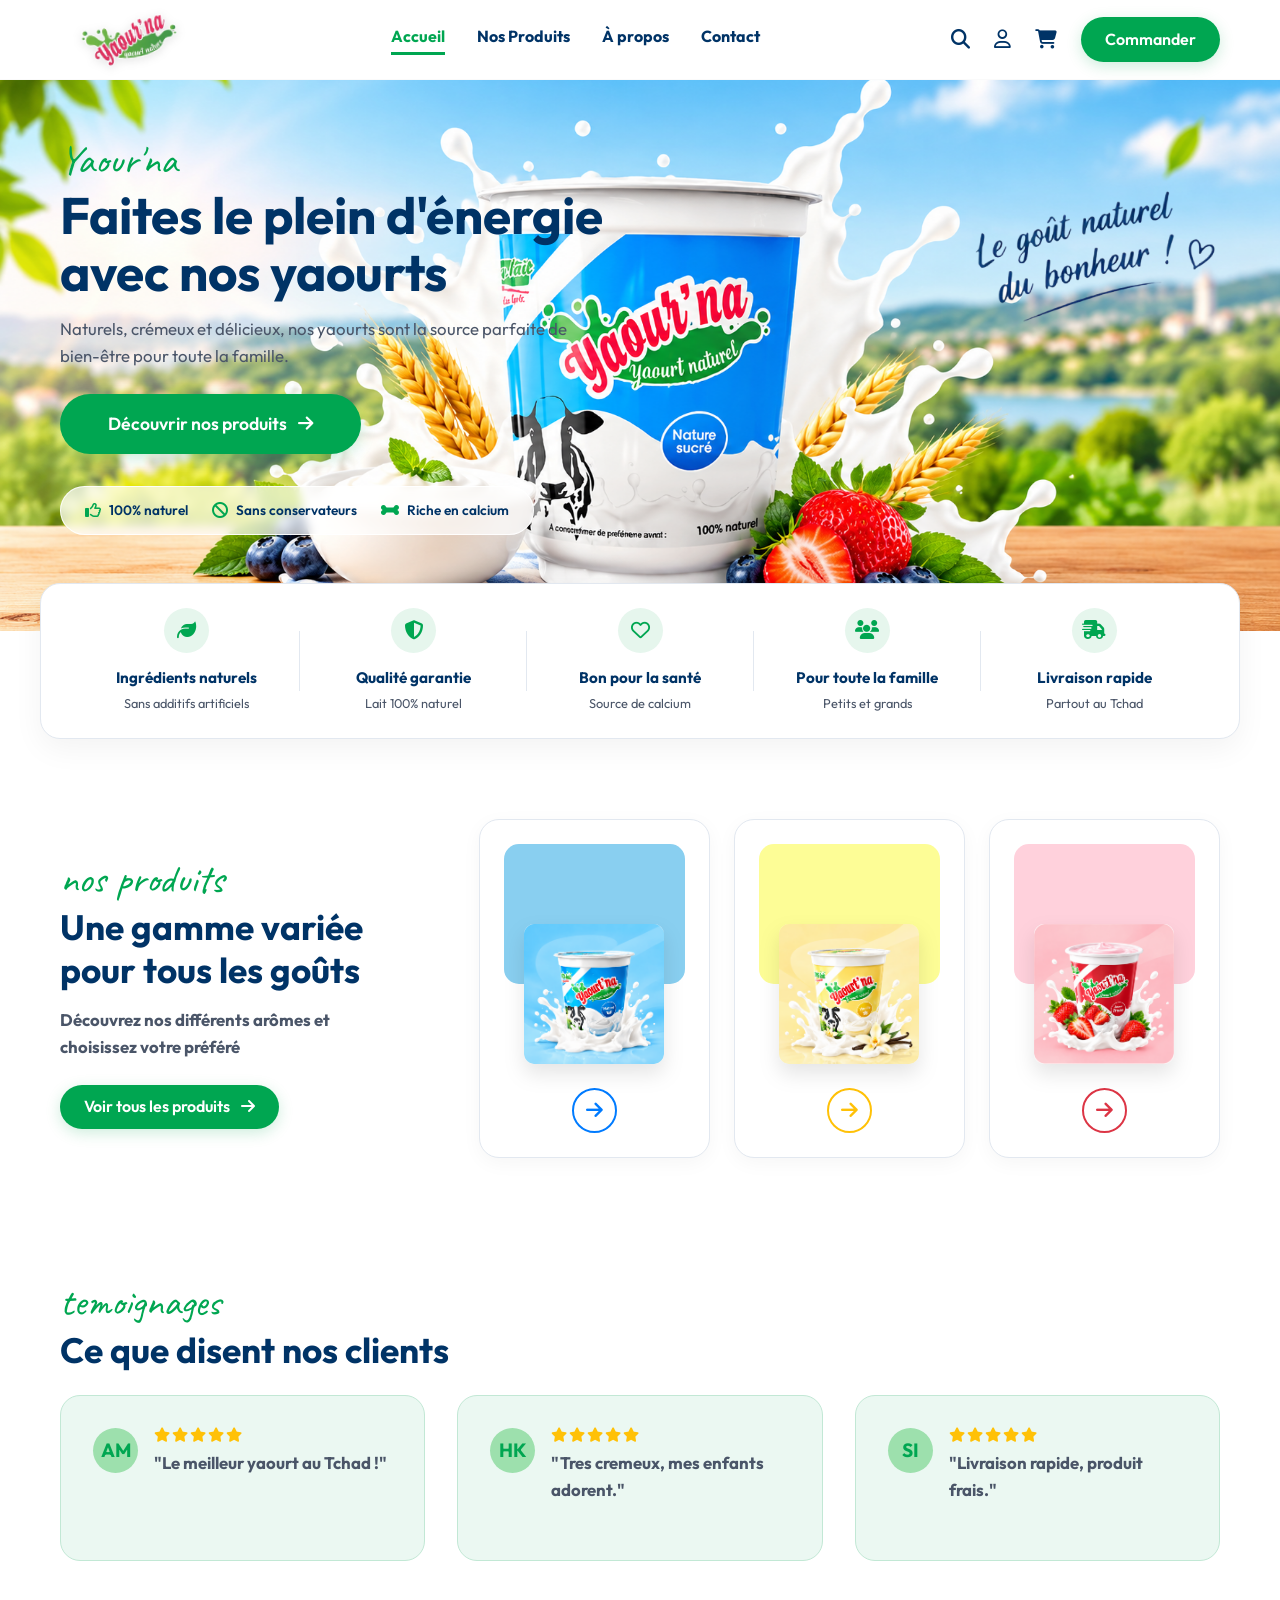
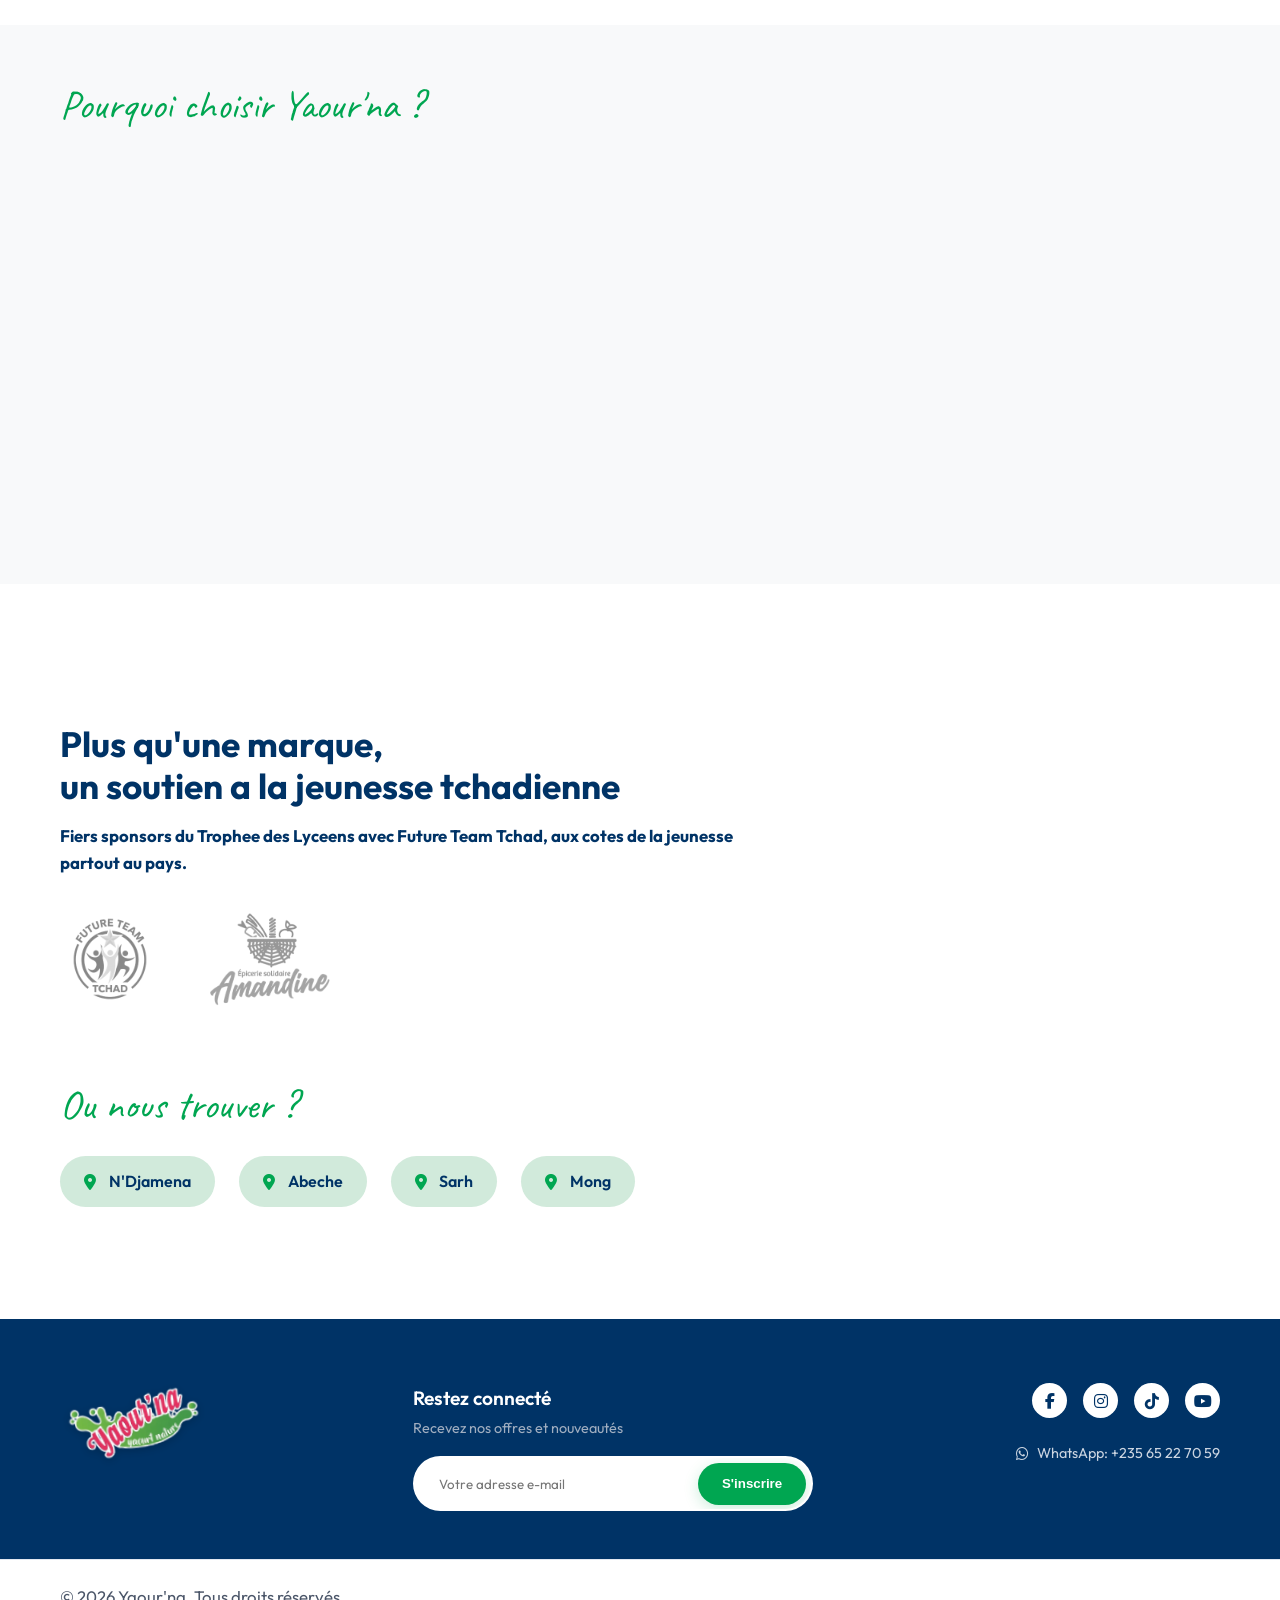
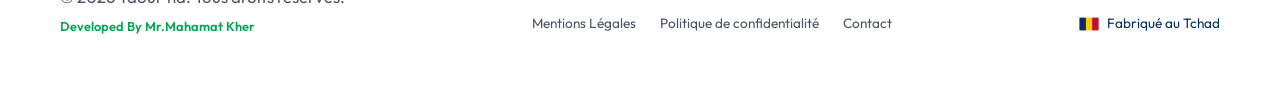
<file: index.html>
<!DOCTYPE html>
<html lang="fr">
<head>
    <meta charset="UTF-8">
    <meta name="viewport" content="width=device-width, initial-scale=1.0">
    <title>Yaour'na - Yaourt Naturel</title>
    <link rel="icon" type="image/png" href="images/logo_yaourt_na_transparent.png">
    <link rel="stylesheet" href="styles.css?v=2.0">
    <!-- Fonts -->
    <link rel="preconnect" href="https://fonts.googleapis.com">
    <link rel="preconnect" href="https://fonts.gstatic.com" crossorigin>
    <link href="https://fonts.googleapis.com/css2?family=Caveat:wght@700&family=Outfit:wght@400;600;700&display=swap" rel="stylesheet">
    <!-- FontAwesome -->
    <link rel="stylesheet" href="https://cdnjs.cloudflare.com/ajax/libs/font-awesome/6.4.0/css/all.min.css">
</head>
<body>
    <!-- Navbar -->
    <header class="navbar reveal-nav">
        <div class="container navbar-container">
            <div class="logo">
                <img src="images/logo_yaourt_na_transparent.png" alt="Yaour'na Logo" class="brand-logo">
            </div>
            <nav class="nav-links">
                <a href="index.html" class="active">Accueil</a>
                <a href="produits.html">Nos Produits</a>
                <a href="apropos.html">À propos</a>
                <a href="contact.html">Contact</a>
            </nav>
            <div class="nav-actions">
                <button aria-label="Recherche" style="background:none;border:none;"><i class="fa-solid fa-search"></i></button>
                <button aria-label="Profil" style="background:none;border:none;"><i class="fa-regular fa-user"></i></button>
                <button aria-label="Panier" style="background:none;border:none;"><i class="fa-solid fa-cart-shopping"></i></button>
                <a href="https://wa.me/23565227059?text=Bonjour%20Yaour'na%20!%20Je%20souhaite%20passer%20une%20commande." target="_blank" class="btn btn-primary btn-round">Commander</a>
                <button aria-label="Menu mobile" class="mobile-menu-toggle" style="background:none;border:none;"><i class="fa-solid fa-bars"></i></button>
            </div>
        </div>
    </header>

    <main>
        <!-- Hero Section -->
        <section class="hero">
            <div class="container hero-content">
                <div class="hero-text">
                    <span class="cursive-title reveal-hero">Yaour'na</span>
                    <h1 class="reveal-hero">Faites le plein d'énergie avec nos yaourts</h1>
                    <p class="reveal-hero">Naturels, crémeux et délicieux, nos yaourts sont la source parfaite de bien-être pour toute la famille.</p>
                    <a href="produits.html" class="btn btn-primary btn-large reveal-hero">Découvrir nos produits <i class="fa-solid fa-arrow-right" style="margin-left: 8px;"></i></a>
                    
                    <div class="hero-badges reveal-hero" style="transition-delay: 0.6s;">
                        <span class="badge-item"><i class="fa-regular fa-thumbs-up"></i> 100% naturel</span>
                        <span class="badge-item"><i class="fa-solid fa-ban"></i> Sans conservateurs</span>
                        <span class="badge-item"><i class="fa-solid fa-bone"></i> Riche en calcium</span>
                    </div>
                </div>
                <div class="hero-image reveal-hero">
                    <img src="images/text_slogan_bonheur.png" alt="Le gout naturel du bonheur" class="floating-text" style="width: 250px;">
                </div>
            </div>
        </section>

        <!-- Features Bar -->
        <div class="features-bar container">
            <div class="feature-item reveal delay-100">
                <div class="feature-icon"><i class="fa-solid fa-leaf"></i></div>
                <div class="feature-text">
                    <h4>Ingrédients naturels</h4>
                    <p>Sans additifs artificiels</p>
                </div>
            </div>
            <div class="feature-divider reveal delay-200"></div>
            <div class="feature-item reveal delay-200">
                <div class="feature-icon"><i class="fa-solid fa-shield-halved"></i></div>
                <div class="feature-text">
                    <h4>Qualité garantie</h4>
                    <p>Lait 100% naturel</p>
                </div>
            </div>
            <div class="feature-divider reveal delay-300"></div>
            <div class="feature-item reveal delay-300">
                <div class="feature-icon"><i class="fa-regular fa-heart"></i></div>
                <div class="feature-text">
                    <h4>Bon pour la santé</h4>
                    <p>Source de calcium</p>
                </div>
            </div>
            <div class="feature-divider reveal delay-400"></div>
            <div class="feature-item reveal delay-400">
                <div class="feature-icon"><i class="fa-solid fa-users"></i></div>
                <div class="feature-text">
                    <h4>Pour toute la famille</h4>
                    <p>Petits et grands</p>
                </div>
            </div>
            <div class="feature-divider reveal delay-500"></div>
            <div class="feature-item reveal delay-500">
                <div class="feature-icon"><i class="fa-solid fa-truck-fast"></i></div>
                <div class="feature-text">
                    <h4>Livraison rapide</h4>
                    <p>Partout au Tchad</p>
                </div>
            </div>
        </div>

        <!-- Products Section -->
        <section class="products container">
            <div class="products-intro reveal">
                <span class="cursive-title">nos produits</span>
                <h2>Une gamme variée<br>pour tous les goûts</h2>
                <p><strong>Découvrez nos différents arômes et<br>choisissez votre préféré</strong></p>
                <a href="produits.html" class="btn btn-primary">Voir tous les produits <i class="fa-solid fa-arrow-right" style="margin-left: 8px;"></i></a>
            </div>
            <div class="products-grid">
                <div class="product-card reveal delay-100">
                    <div class="product-img-bg blue-bg"></div>
                    <img src="images/yaourt_nature_splash.png" alt="Nature" class="product-img">
                    <a href="https://wa.me/23565227059?text=Bonjour%20Yaour'na%20!%20Je%20souhaite%20commander%20le%20Yaourt%20Nature." target="_blank" class="round-btn blue-btn" style="text-decoration:none;"><i class="fa-solid fa-arrow-right"></i></a>
                </div>
                <div class="product-card reveal delay-200">
                    <div class="product-img-bg yellow-bg"></div>
                    <img src="images/yaourt_vanille_splash.png" alt="Vanille" class="product-img">
                    <a href="https://wa.me/23565227059?text=Bonjour%20Yaour'na%20!%20Je%20souhaite%20commander%20le%20Yaourt%20Vanille." target="_blank" class="round-btn yellow-btn" style="text-decoration:none;"><i class="fa-solid fa-arrow-right"></i></a>
                </div>
                <div class="product-card reveal delay-300">
                    <div class="product-img-bg pink-bg"></div>
                    <img src="images/yaourt_fraise_splash.png" alt="Fraise" class="product-img">
                    <a href="https://wa.me/23565227059?text=Bonjour%20Yaour'na%20!%20Je%20souhaite%20commander%20le%20Yaourt%20Fraise." target="_blank" class="round-btn red-btn" style="text-decoration:none;"><i class="fa-solid fa-arrow-right"></i></a>
                </div>
            </div>
        </section>

        <!-- Testimonials Section -->
        <section class="testimonials container">
            <span class="cursive-title reveal">temoignages</span>
            <h2 class="reveal">Ce que disent nos clients</h2>
            <div class="testimonials-grid">
                <div class="testimonial-card reveal delay-100">
                    <div class="avatar green-avatar">AM</div>
                    <div class="testimonial-content">
                        <div class="stars">
                            <i class="fa-solid fa-star"></i><i class="fa-solid fa-star"></i><i class="fa-solid fa-star"></i><i class="fa-solid fa-star"></i><i class="fa-solid fa-star"></i>
                        </div>
                        <p><strong>"Le meilleur yaourt au Tchad !"</strong></p>
                    </div>
                </div>
                <div class="testimonial-card reveal delay-200">
                    <div class="avatar green-avatar">HK</div>
                    <div class="testimonial-content">
                        <div class="stars">
                            <i class="fa-solid fa-star"></i><i class="fa-solid fa-star"></i><i class="fa-solid fa-star"></i><i class="fa-solid fa-star"></i><i class="fa-solid fa-star"></i>
                        </div>
                        <p><strong>"Tres cremeux, mes enfants<br>adorent."</strong></p>
                    </div>
                </div>
                <div class="testimonial-card reveal delay-300">
                    <div class="avatar green-avatar">SI</div>
                    <div class="testimonial-content">
                        <div class="stars">
                            <i class="fa-solid fa-star"></i><i class="fa-solid fa-star"></i><i class="fa-solid fa-star"></i><i class="fa-solid fa-star"></i><i class="fa-solid fa-star"></i>
                        </div>
                        <p><strong>"Livraison rapide, produit frais."</strong></p>
                    </div>
                </div>
            </div>
        </section>

        <!-- Why Choose Us -->
        <section class="why-us">
            <div class="container why-us-wrapper">
                <div class="why-us-content">
                    <span class="cursive-title reveal">Pourquoi choisir Yaour'na ?</span>
                    <h2 class="reveal delay-100">Plus qu'un yaourt,<br>une expérience de bien-être</h2>
                    <div class="benefits-grid">
                        <div class="benefit-item reveal delay-100">
                            <div class="benefit-icon"><i class="fa-solid fa-table-cells-large"></i></div>
                            <h5>Ingrédients naturels</h5>
                            <p>Sans additifs artificiels</p>
                        </div>
                        <div class="benefit-item reveal delay-200">
                            <div class="benefit-icon"><i class="fa-solid fa-bone"></i></div>
                            <h5>Source de calcium</h5>
                            <p>pour des os solides</p>
                        </div>
                        <div class="benefit-item reveal delay-300">
                            <div class="benefit-icon"><i class="fa-solid fa-person-running"></i></div>
                            <h5>Facilite la digestion</h5>
                            <p>Avec des ferments naturels</p>
                        </div>
                        <div class="benefit-item reveal delay-400">
                            <div class="benefit-icon"><i class="fa-solid fa-leaf"></i></div>
                            <h5>Sans conservateurs</h5>
                            <p>100% naturel</p>
                        </div>
                    </div>
                </div>
                <div class="why-us-image reveal delay-300">
                    <img src="images/woman_eating_yogurt.png" alt="Woman eating yogurt" class="why-us-img">
                </div>
            </div>
        </section>

        <!-- Commitments Section -->
        <section class="commitments container">
            <span class="cursive-title reveal">nos engagements</span>
            <h2 class="reveal delay-100">Plus qu'une marque,<br>un soutien a la jeunesse tchadienne</h2>
            <p class="reveal delay-200"><strong>Fiers sponsors du Trophee des Lyceens avec Future Team Tchad, aux cotes de la jeunesse partout au pays.</strong></p>
            <div class="sponsors reveal delay-300">
                <img src="images/logo_future_team_transparent.png" alt="Future Team Tchad" style="height: 100px;">
                <img src="images/logo_amandine_transparent.png" alt="Amandine Epicerie Solidaire" style="height: 100px;">
            </div>
        </section>

        <!-- Locations -->
        <section class="locations container">
            <span class="cursive-title reveal">Ou nous trouver ?</span>
            <div class="locations-flex">
                <div class="location-pill reveal delay-100"><i class="fa-solid fa-location-dot"></i> N'Djamena</div>
                <div class="location-pill reveal delay-200"><i class="fa-solid fa-location-dot"></i> Abeche</div>
                <div class="location-pill reveal delay-300"><i class="fa-solid fa-location-dot"></i> Sarh</div>
                <div class="location-pill reveal delay-400"><i class="fa-solid fa-location-dot"></i> Mong</div>
            </div>
        </section>
    </main>

    <!-- Footer Section -->
    <footer class="footer">
        <div class="container footer-top">
            <div class="footer-logo">
                <img src="images/logo_yaourt_na_transparent.png" alt="Yaour'na Logo" style="width: 150px; filter: drop-shadow(0 2px 5px rgba(0,0,0,0.2));">
            </div>
            <div class="footer-newsletter">
                <h4>Restez connecté</h4>
                <p>Recevez nos offres et nouveautés</p>
                <form action="https://formsubmit.co/mahamatkher6@gmail.com" method="POST" class="newsletter-form">
                    <input type="hidden" name="_subject" value="Nouvelle inscription Newsletter Yaour'na !">
                    <label for="newsletter-email" style="display:none;">Votre adresse e-mail</label>
                    <input type="email" id="newsletter-email" name="email" placeholder="Votre adresse e-mail" aria-label="Votre adresse e-mail" required>
                    <button type="submit" class="btn btn-primary">S'inscrire</button>
                </form>
            </div>
            <div class="footer-social">
                <div class="social-icons">
                    <i class="fa-brands fa-facebook-f"></i>
                    <i class="fa-brands fa-instagram"></i>
                    <i class="fa-brands fa-tiktok"></i>
                    <i class="fa-brands fa-youtube"></i>
                </div>
                <div class="service-client">
                    <i class="fa-brands fa-whatsapp"></i> WhatsApp: +235 65 22 70 59
                </div>
            </div>
        </div>
        <div class="footer-bottom">
            <div class="container footer-bottom-flex">
                <p>&copy; 2026 Yaour'na. Tous droits réservés.<br><span style="font-size: 0.8rem; color: var(--primary-green); font-weight: 600; margin-top: 5px; display: inline-block;">Developed By Mr.Mahamat Kher</span></p>
                <div class="footer-links">
                    <a href="#">Mentions Légales</a>
                    <a href="#">Politique de confidentialité</a>
                    <a href="contact.html">Contact</a>
                </div>
                <div class="footer-country">
                    <img src="images/icon_flag.png" alt="Tchad" style="width: 20px;"> Fabriqué au Tchad
                </div>
            </div>
        </div>
    </footer>

    <script src="script.js?v=2.0"></script>
</body>
</html>
</file>
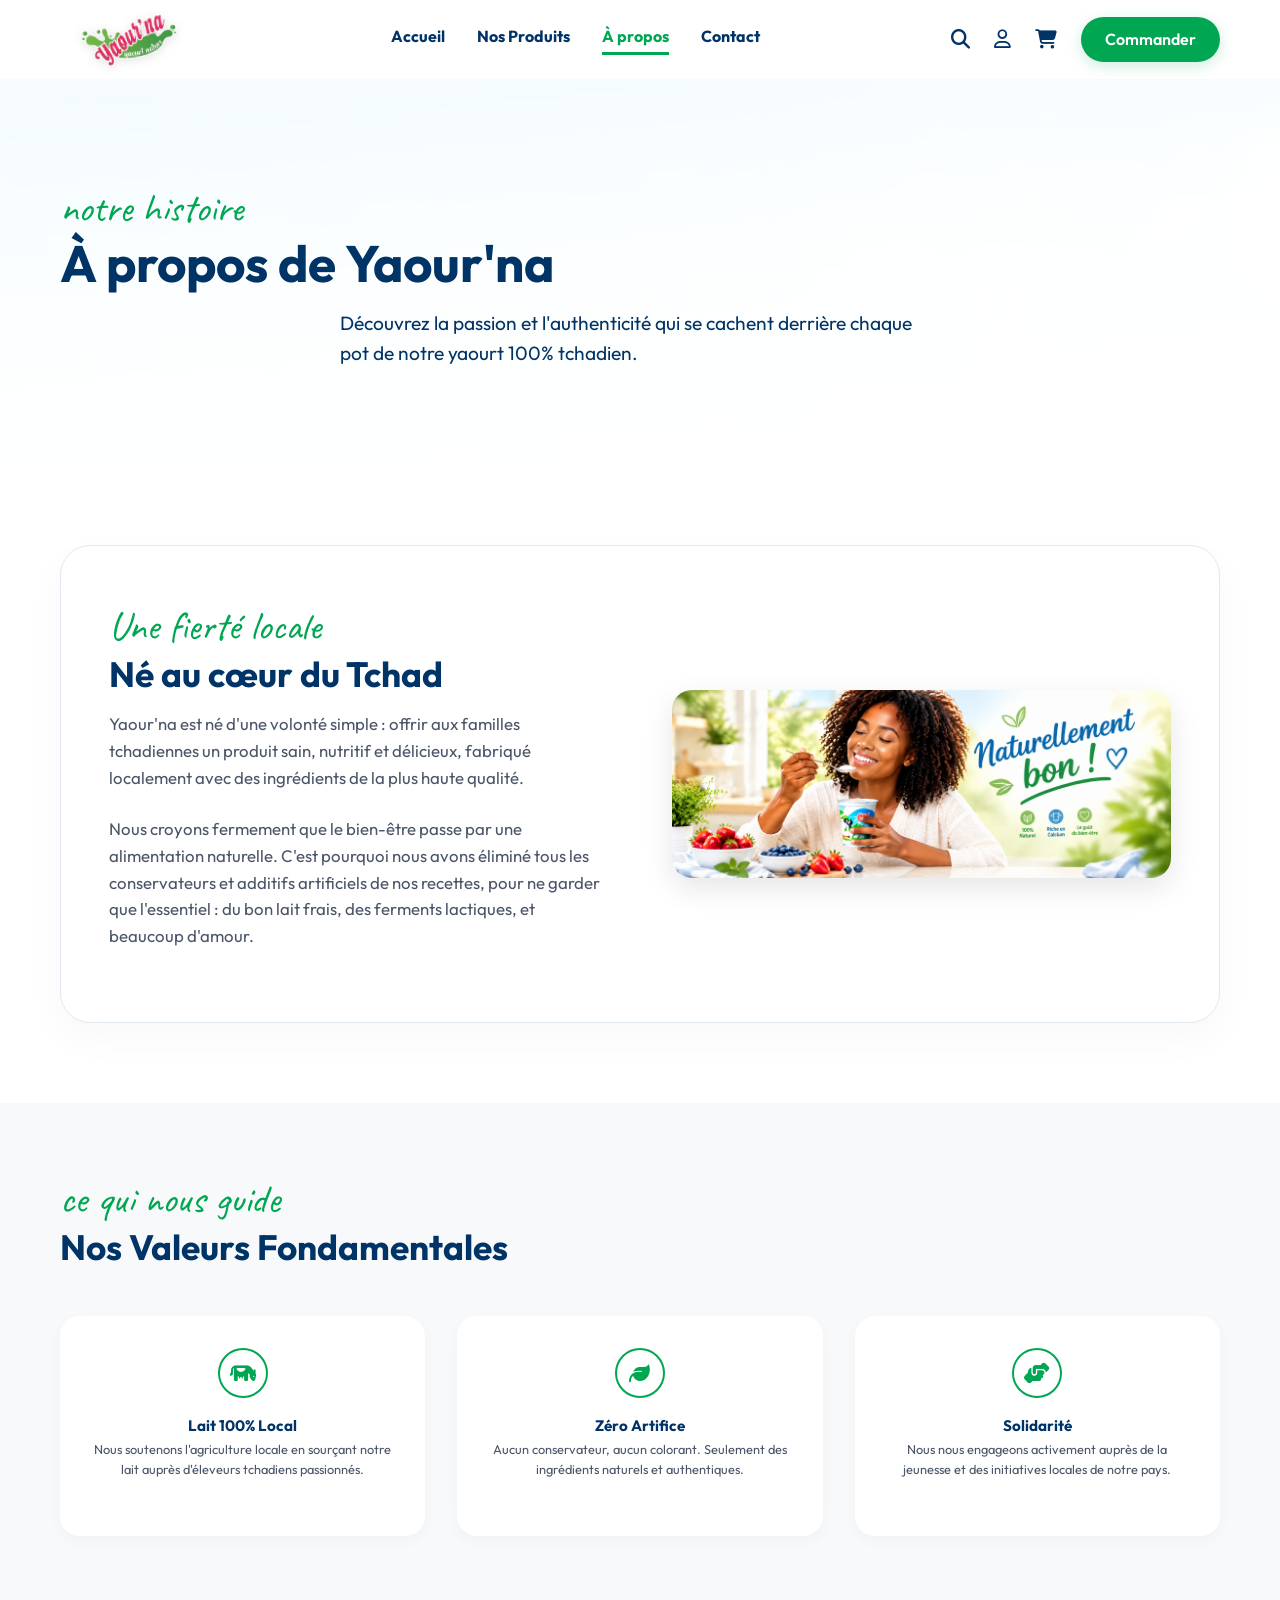
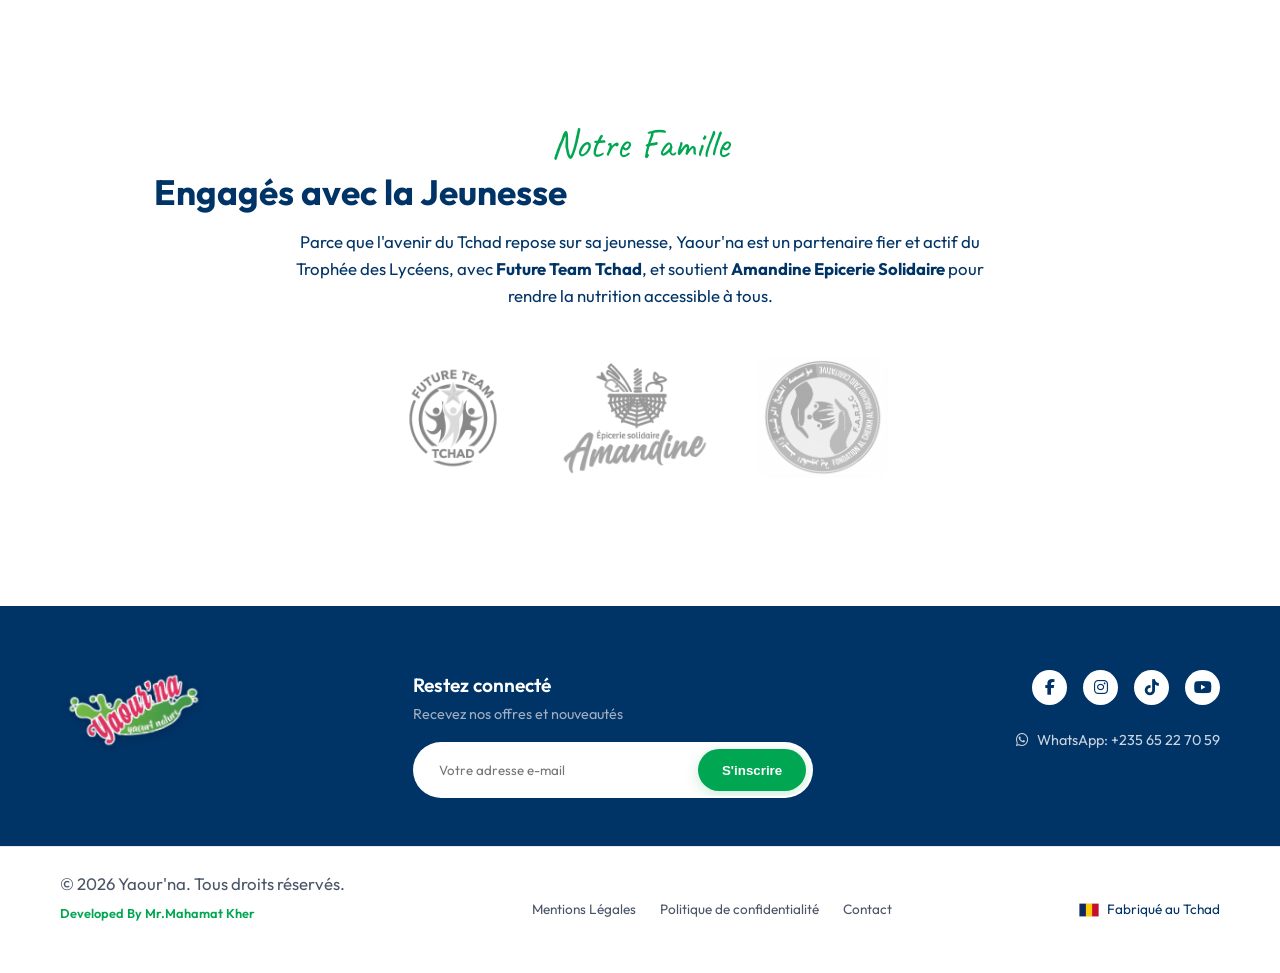
<file: apropos.html>
<!DOCTYPE html>
<html lang="fr">
<head>
    <meta charset="UTF-8">
    <meta name="viewport" content="width=device-width, initial-scale=1.0">
    <title>À propos - Yaour'na</title>
    <link rel="icon" type="image/png" href="images/logo_yaourt_na_transparent.png">
    <link href="https://fonts.googleapis.com/css2?family=Caveat:wght@700&family=Outfit:wght@300;400;600;700&display=swap" rel="stylesheet">
    <link rel="stylesheet" href="https://cdnjs.cloudflare.com/ajax/libs/font-awesome/6.4.0/css/all.min.css">
    <link rel="stylesheet" href="styles.css?v=2.0">
</head>
<body>
    <!-- Navbar -->
    <header class="navbar reveal-nav">
        <div class="container navbar-container">
            <div class="logo">
                <img src="images/logo_yaourt_na_transparent.png" alt="Yaour'na Logo" class="brand-logo">
            </div>
            <nav class="nav-links">
                <a href="index.html">Accueil</a>
                <a href="produits.html">Nos Produits</a>
                <a href="apropos.html" class="active">À propos</a>
                <a href="contact.html">Contact</a>
            </nav>
            <div class="nav-actions">
                <button aria-label="Recherche" style="background:none;border:none;"><i class="fa-solid fa-search"></i></button>
                <button aria-label="Profil" style="background:none;border:none;"><i class="fa-regular fa-user"></i></button>
                <button aria-label="Panier" style="background:none;border:none;"><i class="fa-solid fa-cart-shopping"></i></button>
                <a href="https://wa.me/23565227059?text=Bonjour%20Yaour'na%20!%20Je%20souhaite%20passer%20une%20commande." target="_blank" class="btn btn-primary btn-round">Commander</a>
                <button aria-label="Menu mobile" class="mobile-menu-toggle" style="background:none;border:none;"><i class="fa-solid fa-bars"></i></button>
            </div>
        </div>
    </header>

    <main>
        <!-- Page Header -->
        <section class="page-header reveal-hero" style="background: url('images/bg_blue_sky.jpg') center/cover no-repeat;">
            <div class="container text-center">
                <span class="cursive-title">notre histoire</span>
                <h1>À propos de Yaour'na</h1>
                <p>Découvrez la passion et l'authenticité qui se cachent derrière chaque pot de notre yaourt 100% tchadien.</p>
            </div>
        </section>

        <!-- Our Story Section -->
        <section class="about-story container" style="padding: 5rem 20px;">
            <div class="product-detail-wrapper reveal delay-100">
                <div class="product-detail-text">
                    <span class="cursive-title">Une fierté locale</span>
                    <h2>Né au cœur du Tchad</h2>
                    <p>Yaour'na est né d'une volonté simple : offrir aux familles tchadiennes un produit sain, nutritif et délicieux, fabriqué localement avec des ingrédients de la plus haute qualité.</p>
                    <p>Nous croyons fermement que le bien-être passe par une alimentation naturelle. C'est pourquoi nous avons éliminé tous les conservateurs et additifs artificiels de nos recettes, pour ne garder que l'essentiel : du bon lait frais, des ferments lactiques, et beaucoup d'amour.</p>
                </div>
                <div class="product-detail-image" style="box-shadow: 0 10px 30px rgba(0,0,0,0.1); border-radius: 20px; overflow: hidden;">
                    <img src="images/woman_eating_yogurt.png" alt="Histoire Yaour'na" style="width: 100%; height: auto; object-fit: cover;">
                </div>
            </div>
        </section>

        <!-- Our Values Section -->
        <section class="why-us" style="margin-top: 0;">
            <div class="container text-center" style="padding: 4rem 20px;">
                <span class="cursive-title reveal">ce qui nous guide</span>
                <h2 class="reveal delay-100" style="margin-bottom: 3rem;">Nos Valeurs Fondamentales</h2>
                <div class="benefits-grid" style="grid-template-columns: repeat(auto-fit, minmax(250px, 1fr)); gap: 2rem;">
                    <div class="benefit-item reveal delay-100" style="background: #fff; padding: 2rem; border-radius: 20px; box-shadow: 0 5px 15px rgba(0,0,0,0.03);">
                        <div class="benefit-icon" style="margin: 0 auto 1rem;"><i class="fa-solid fa-cow"></i></div>
                        <h5>Lait 100% Local</h5>
                        <p>Nous soutenons l'agriculture locale en sourçant notre lait auprès d'éleveurs tchadiens passionnés.</p>
                    </div>
                    <div class="benefit-item reveal delay-200" style="background: #fff; padding: 2rem; border-radius: 20px; box-shadow: 0 5px 15px rgba(0,0,0,0.03);">
                        <div class="benefit-icon" style="margin: 0 auto 1rem;"><i class="fa-solid fa-leaf"></i></div>
                        <h5>Zéro Artifice</h5>
                        <p>Aucun conservateur, aucun colorant. Seulement des ingrédients naturels et authentiques.</p>
                    </div>
                    <div class="benefit-item reveal delay-300" style="background: #fff; padding: 2rem; border-radius: 20px; box-shadow: 0 5px 15px rgba(0,0,0,0.03);">
                        <div class="benefit-icon" style="margin: 0 auto 1rem;"><i class="fa-solid fa-handshake-angle"></i></div>
                        <h5>Solidarité</h5>
                        <p>Nous nous engageons activement auprès de la jeunesse et des initiatives locales de notre pays.</p>
                    </div>
                </div>
            </div>
        </section>

        <!-- Community & Partnerships -->
        <section class="commitments container" style="text-align: center; padding: 5rem 20px;">
            <span class="cursive-title reveal">Notre Famille</span>
            <h2 class="reveal delay-100">Engagés avec la Jeunesse</h2>
            <p class="reveal delay-200" style="margin: 0 auto 3rem;">Parce que l'avenir du Tchad repose sur sa jeunesse, Yaour'na est un partenaire fier et actif du Trophée des Lycéens, avec <strong>Future Team Tchad</strong>, et soutient <strong>Amandine Epicerie Solidaire</strong> pour rendre la nutrition accessible à tous.</p>
            <div class="sponsors reveal delay-300" style="justify-content: center;">
                <img src="images/logo_future_team_transparent.png" alt="Future Team Tchad" style="height: 120px;">
                <img src="images/logo_amandine_transparent.png" alt="Amandine Epicerie Solidaire" style="height: 120px;">
                <img src="images/logo_farzc.jpg" alt="Farzc" style="height: 120px; border-radius: 10px;">
            </div>
        </section>

    </main>

    <!-- Footer Section -->
    <footer class="footer">
        <div class="container footer-top">
            <div class="footer-logo">
                <img src="images/logo_yaourt_na_transparent.png" alt="Yaour'na Logo" style="width: 150px; filter: drop-shadow(0 2px 5px rgba(0,0,0,0.2));">
            </div>
            <div class="footer-newsletter">
                <h4>Restez connecté</h4>
                <p>Recevez nos offres et nouveautés</p>
                <form action="https://formsubmit.co/mahamatkher6@gmail.com" method="POST" class="newsletter-form">
                    <input type="hidden" name="_subject" value="Nouvelle inscription Newsletter Yaour'na !">
                    <label for="newsletter-email" style="display:none;">Votre adresse e-mail</label>
                    <input type="email" id="newsletter-email" name="email" placeholder="Votre adresse e-mail" aria-label="Votre adresse e-mail" required>
                    <button type="submit" class="btn btn-primary">S'inscrire</button>
                </form>
            </div>
            <div class="footer-social">
                <div class="social-icons">
                    <i class="fa-brands fa-facebook-f"></i>
                    <i class="fa-brands fa-instagram"></i>
                    <i class="fa-brands fa-tiktok"></i>
                    <i class="fa-brands fa-youtube"></i>
                </div>
                <div class="service-client">
                    <i class="fa-brands fa-whatsapp"></i> WhatsApp: +235 65 22 70 59
                </div>
            </div>
        </div>
        <div class="footer-bottom">
            <div class="container footer-bottom-flex">
                <p>&copy; 2026 Yaour'na. Tous droits réservés.<br><span style="font-size: 0.8rem; color: var(--primary-green); font-weight: 600; margin-top: 5px; display: inline-block;">Developed By Mr.Mahamat Kher</span></p>
                <div class="footer-links">
                    <a href="#">Mentions Légales</a>
                    <a href="#">Politique de confidentialité</a>
                    <a href="contact.html">Contact</a>
                </div>
                <div class="footer-country">
                    <img src="images/icon_flag.png" alt="Tchad" style="width: 20px;"> Fabriqué au Tchad
                </div>
            </div>
        </div>
    </footer>

    <script src="script.js?v=2.0"></script>
</body>
</html>
</file>
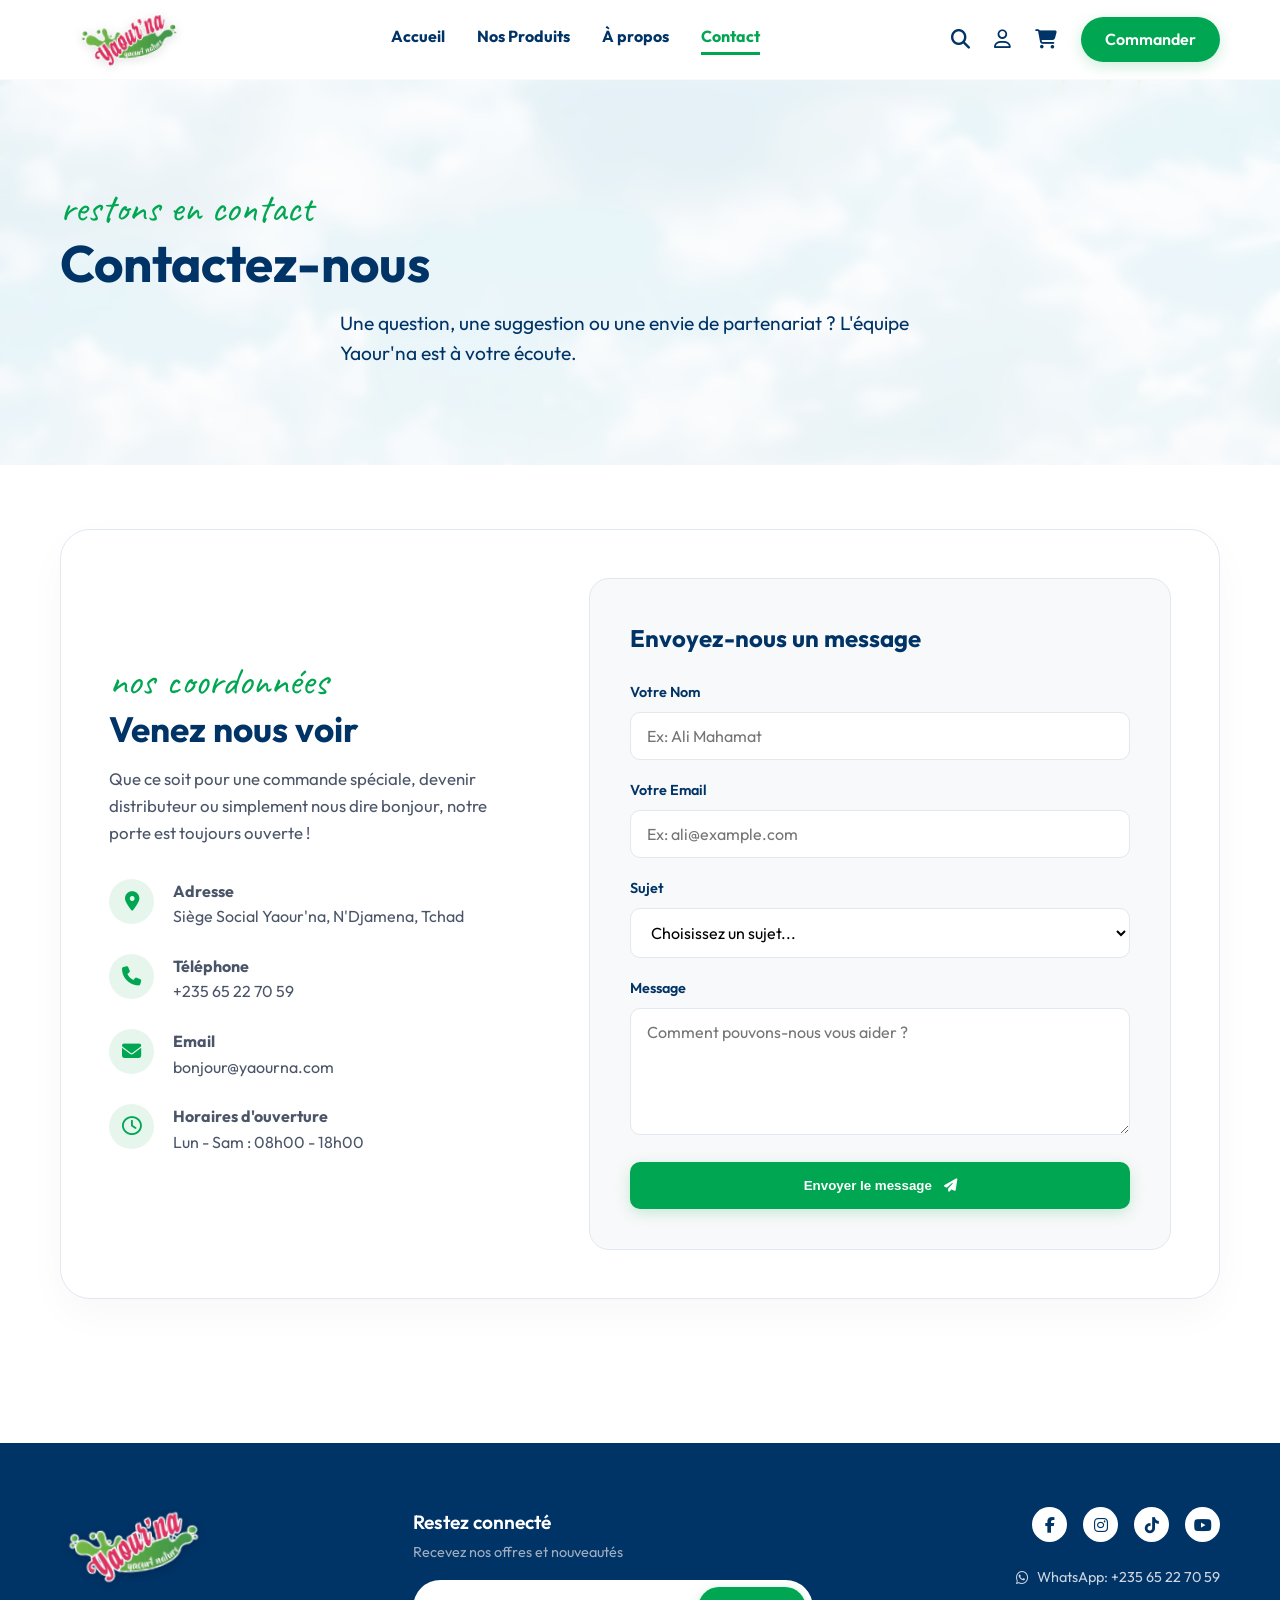
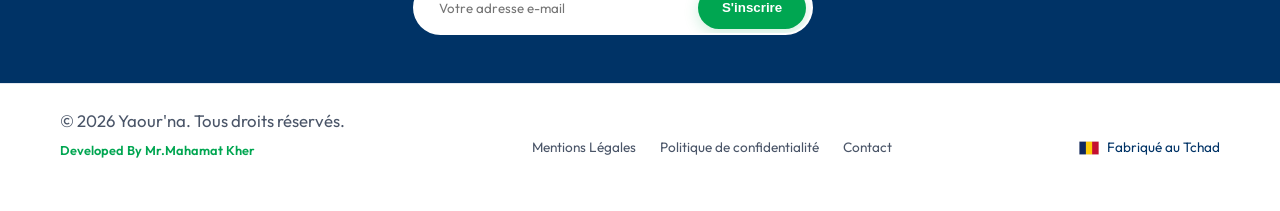
<file: contact.html>
<!DOCTYPE html>
<html lang="fr">
<head>
    <meta charset="UTF-8">
    <meta name="viewport" content="width=device-width, initial-scale=1.0">
    <title>Contact - Yaour'na</title>
    <link rel="icon" type="image/png" href="images/logo_yaourt_na_transparent.png">
    <link href="https://fonts.googleapis.com/css2?family=Caveat:wght@700&family=Outfit:wght@300;400;600;700&display=swap" rel="stylesheet">
    <link rel="stylesheet" href="https://cdnjs.cloudflare.com/ajax/libs/font-awesome/6.4.0/css/all.min.css">
    <link rel="stylesheet" href="styles.css?v=2.0">
</head>
<body>
    <!-- Navbar -->
    <header class="navbar reveal-nav">
        <div class="container navbar-container">
            <div class="logo">
                <img src="images/logo_yaourt_na_transparent.png" alt="Yaour'na Logo" class="brand-logo">
            </div>
            <nav class="nav-links">
                <a href="index.html">Accueil</a>
                <a href="produits.html">Nos Produits</a>
                <a href="apropos.html">À propos</a>
                <a href="contact.html" class="active">Contact</a>
            </nav>
            <div class="nav-actions">
                <button aria-label="Recherche" style="background:none;border:none;"><i class="fa-solid fa-search"></i></button>
                <button aria-label="Profil" style="background:none;border:none;"><i class="fa-regular fa-user"></i></button>
                <button aria-label="Panier" style="background:none;border:none;"><i class="fa-solid fa-cart-shopping"></i></button>
                <a href="https://wa.me/23565227059?text=Bonjour%20Yaour'na%20!%20Je%20souhaite%20passer%20une%20commande." target="_blank" class="btn btn-primary btn-round">Commander</a>
                <button aria-label="Menu mobile" class="mobile-menu-toggle" style="background:none;border:none;"><i class="fa-solid fa-bars"></i></button>
            </div>
        </div>
    </header>

    <main>
        <!-- Page Header -->
        <section class="page-header reveal-hero">
            <div class="container text-center">
                <span class="cursive-title">restons en contact</span>
                <h1>Contactez-nous</h1>
                <p>Une question, une suggestion ou une envie de partenariat ? L'équipe Yaour'na est à votre écoute.</p>
            </div>
        </section>

        <!-- Contact Section -->
        <section class="contact-section container" style="padding: 4rem 20px 6rem 20px;">
            <div class="product-detail-wrapper reveal delay-100" style="align-items: stretch;">
                
                <!-- Info Column -->
                <div class="contact-info" style="flex: 1; display: flex; flex-direction: column; justify-content: center;">
                    <span class="cursive-title">nos coordonnées</span>
                    <h2>Venez nous voir</h2>
                    <p style="margin-bottom: 2rem;">Que ce soit pour une commande spéciale, devenir distributeur ou simplement nous dire bonjour, notre porte est toujours ouverte !</p>
                    
                    <div class="contact-detail-item">
                        <div class="contact-icon"><i class="fa-solid fa-location-dot"></i></div>
                        <div>
                            <strong>Adresse</strong><br>
                            Siège Social Yaour'na, N'Djamena, Tchad
                        </div>
                    </div>
                    
                    <div class="contact-detail-item">
                        <div class="contact-icon"><i class="fa-solid fa-phone"></i></div>
                        <div>
                            <strong>Téléphone</strong><br>
                            +235 65 22 70 59
                        </div>
                    </div>

                    <div class="contact-detail-item">
                        <div class="contact-icon"><i class="fa-solid fa-envelope"></i></div>
                        <div>
                            <strong>Email</strong><br>
                            bonjour@yaourna.com
                        </div>
                    </div>

                    <div class="contact-detail-item">
                        <div class="contact-icon"><i class="fa-regular fa-clock"></i></div>
                        <div>
                            <strong>Horaires d'ouverture</strong><br>
                            Lun - Sam : 08h00 - 18h00
                        </div>
                    </div>
                </div>

                <!-- Form Column -->
                <div class="contact-form-container" style="flex: 1.2; background: var(--bg-light); padding: 2.5rem; border-radius: 20px; border: 1px solid var(--border-color);">
                    <h3 style="margin-bottom: 1.5rem; font-size: 1.5rem;">Envoyez-nous un message</h3>
                    <form action="https://formsubmit.co/mahamatkher6@gmail.com" method="POST" class="contact-form">
                        <!-- Configuration FormSubmit -->
                        <input type="hidden" name="_subject" value="Nouveau message depuis le site Yaour'na !">
                        <input type="hidden" name="_template" value="table">

                        <div class="form-group">
                            <label for="name">Votre Nom</label>
                            <input type="text" id="name" name="nom" placeholder="Ex: Ali Mahamat" required>
                        </div>
                        <div class="form-group">
                            <label for="email">Votre Email</label>
                            <input type="email" id="email" name="email" placeholder="Ex: ali@example.com" required>
                        </div>
                        <div class="form-group">
                            <label for="subject">Sujet</label>
                            <select id="subject" name="sujet" required>
                                <option value="">Choisissez un sujet...</option>
                                <option value="commande">Faire une commande</option>
                                <option value="partenariat">Devenir distributeur</option>
                                <option value="question">Question générale</option>
                            </select>
                        </div>
                        <div class="form-group">
                            <label for="message">Message</label>
                            <textarea id="message" name="message" rows="5" placeholder="Comment pouvons-nous vous aider ?" required></textarea>
                        </div>
                        <button type="submit" class="btn btn-primary" style="width: 100%; border-radius: 10px; padding: 1rem;">Envoyer le message <i class="fa-solid fa-paper-plane" style="margin-left: 8px;"></i></button>
                    </form>
                </div>

            </div>
        </section>

    </main>

    <!-- Footer Section -->
    <footer class="footer">
        <div class="container footer-top">
            <div class="footer-logo">
                <img src="images/logo_yaourt_na_transparent.png" alt="Yaour'na Logo" style="width: 150px; filter: drop-shadow(0 2px 5px rgba(0,0,0,0.2));">
            </div>
            <div class="footer-newsletter">
                <h4>Restez connecté</h4>
                <p>Recevez nos offres et nouveautés</p>
                <form action="https://formsubmit.co/mahamatkher6@gmail.com" method="POST" class="newsletter-form">
                    <input type="hidden" name="_subject" value="Nouvelle inscription Newsletter Yaour'na !">
                    <label for="newsletter-email" style="display:none;">Votre adresse e-mail</label>
                    <input type="email" id="newsletter-email" name="email" placeholder="Votre adresse e-mail" aria-label="Votre adresse e-mail" required>
                    <button type="submit" class="btn btn-primary">S'inscrire</button>
                </form>
            </div>
            <div class="footer-social">
                <div class="social-icons">
                    <i class="fa-brands fa-facebook-f"></i>
                    <i class="fa-brands fa-instagram"></i>
                    <i class="fa-brands fa-tiktok"></i>
                    <i class="fa-brands fa-youtube"></i>
                </div>
                <div class="service-client">
                    <i class="fa-brands fa-whatsapp"></i> WhatsApp: +235 65 22 70 59
                </div>
            </div>
        </div>
        <div class="footer-bottom">
            <div class="container footer-bottom-flex">
                <p>&copy; 2026 Yaour'na. Tous droits réservés.<br><span style="font-size: 0.8rem; color: var(--primary-green); font-weight: 600; margin-top: 5px; display: inline-block;">Developed By Mr.Mahamat Kher</span></p>
                <div class="footer-links">
                    <a href="#">Mentions Légales</a>
                    <a href="#">Politique de confidentialité</a>
                    <a href="contact.html">Contact</a>
                </div>
                <div class="footer-country">
                    <img src="images/icon_flag.png" alt="Tchad" style="width: 20px;"> Fabriqué au Tchad
                </div>
            </div>
        </div>
    </footer>

    <script src="script.js?v=2.0"></script>
</body>
</html>
</file>
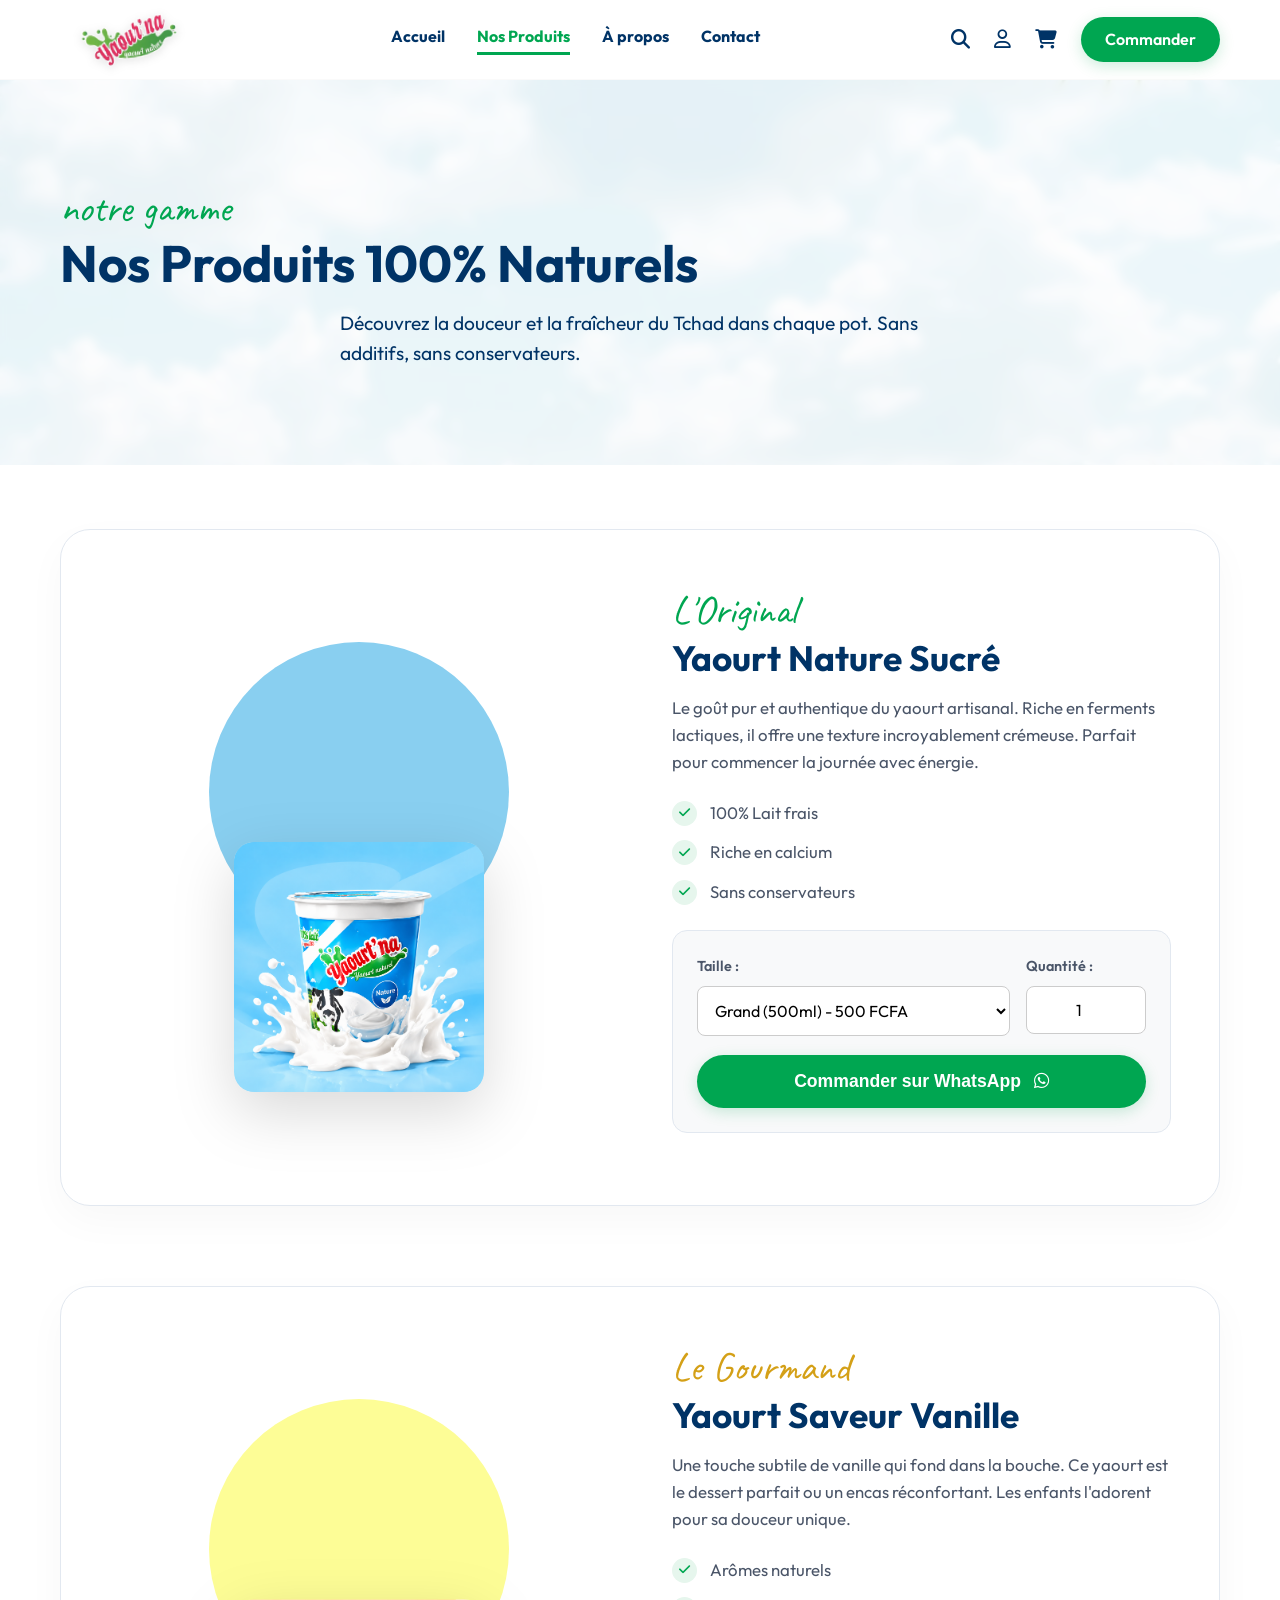
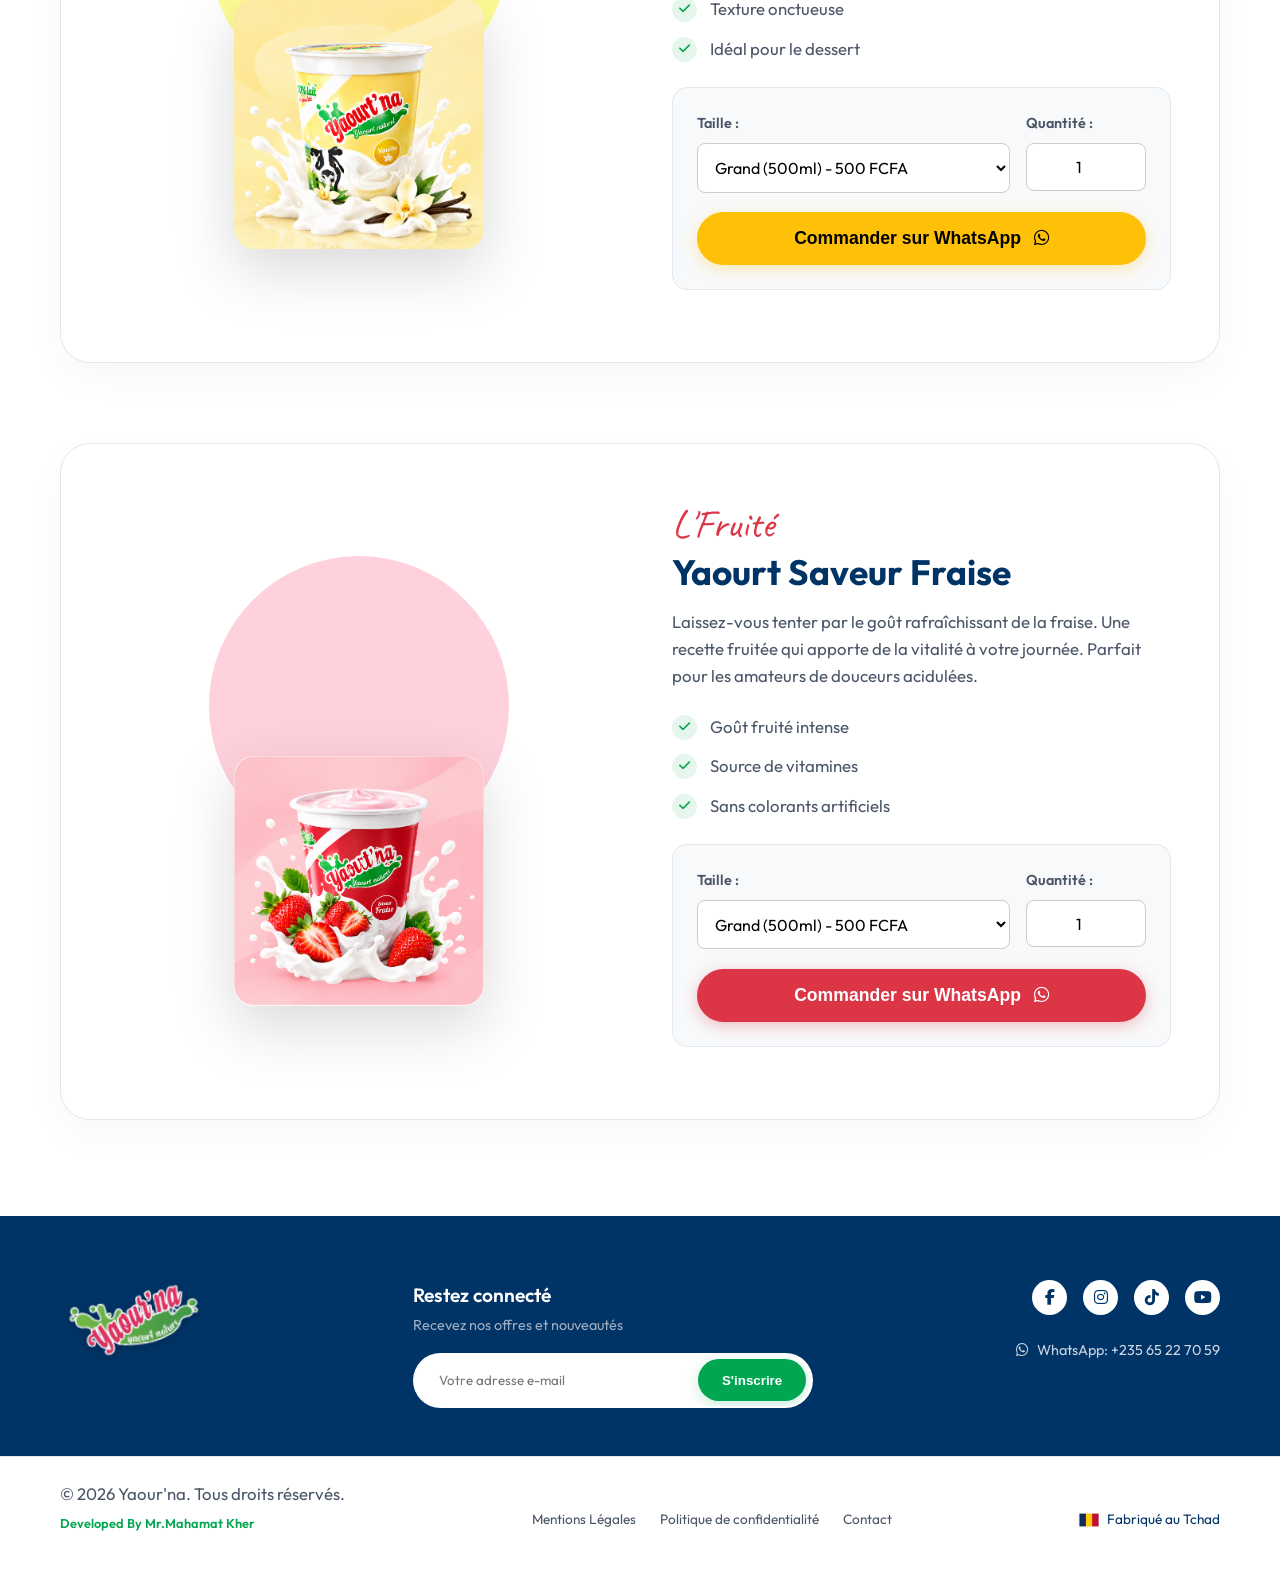
<file: produits.html>
<!DOCTYPE html>
<html lang="fr">
<head>
    <meta charset="UTF-8">
    <meta name="viewport" content="width=device-width, initial-scale=1.0">
    <title>Nos Produits - Yaour'na</title>
    <link rel="icon" type="image/png" href="images/logo_yaourt_na_transparent.png">
    <!-- Google Fonts -->
    <link href="https://fonts.googleapis.com/css2?family=Caveat:wght@700&family=Outfit:wght@300;400;600;700&display=swap" rel="stylesheet">
    <!-- FontAwesome for Icons -->
    <link rel="stylesheet" href="https://cdnjs.cloudflare.com/ajax/libs/font-awesome/6.4.0/css/all.min.css">
    <!-- Stylesheet -->
    <link rel="stylesheet" href="styles.css?v=2.0">
</head>
<body>
    <!-- Navbar -->
    <header class="navbar reveal-nav">
        <div class="container navbar-container">
            <div class="logo">
                <img src="images/logo_yaourt_na_transparent.png" alt="Yaour'na Logo" class="brand-logo">
            </div>
            <nav class="nav-links">
                <a href="index.html">Accueil</a>
                <a href="produits.html" class="active">Nos Produits</a>
                <a href="apropos.html">À propos</a>
                <a href="contact.html">Contact</a>
            </nav>
            <div class="nav-actions">
                <button aria-label="Recherche" style="background:none;border:none;"><i class="fa-solid fa-search"></i></button>
                <button aria-label="Profil" style="background:none;border:none;"><i class="fa-regular fa-user"></i></button>
                <button aria-label="Panier" style="background:none;border:none;"><i class="fa-solid fa-cart-shopping"></i></button>
                <a href="https://wa.me/23565227059?text=Bonjour%20Yaour'na%20!%20Je%20souhaite%20passer%20une%20commande." target="_blank" class="btn btn-primary btn-round">Commander</a>
                <button aria-label="Menu mobile" class="mobile-menu-toggle" style="background:none;border:none;"><i class="fa-solid fa-bars"></i></button>
            </div>
        </div>
    </header>

    <main>
        <!-- Page Header -->
        <section class="page-header reveal-hero">
            <div class="container text-center">
                <span class="cursive-title">notre gamme</span>
                <h1>Nos Produits 100% Naturels</h1>
                <p>Découvrez la douceur et la fraîcheur du Tchad dans chaque pot. Sans additifs, sans conservateurs.</p>
            </div>
        </section>

        <!-- Product 1: Nature -->
        <section class="product-detail-section container">
            <div class="product-detail-wrapper reveal delay-100">
                <div class="product-detail-image">
                    <div class="product-img-bg blue-bg" style="margin-bottom: -100px; height: 300px; width: 300px; border-radius: 50%;"></div>
                    <img src="images/yaourt_nature_splash.png" alt="Yaourt Nature" style="border-radius: 20px; width: 250px; z-index: 1; filter: drop-shadow(0 20px 30px rgba(0,0,0,0.15)); position: relative;">
                </div>
                <div class="product-detail-text">
                    <span class="cursive-title">L'Original</span>
                    <h2>Yaourt Nature Sucré</h2>
                    <p>Le goût pur et authentique du yaourt artisanal. Riche en ferments lactiques, il offre une texture incroyablement crémeuse. Parfait pour commencer la journée avec énergie.</p>
                    <ul class="product-features">
                        <li><i class="fa-solid fa-check"></i> 100% Lait frais</li>
                        <li><i class="fa-solid fa-check"></i> Riche en calcium</li>
                        <li><i class="fa-solid fa-check"></i> Sans conservateurs</li>
                    </ul>
                    <form class="order-form" data-product="Yaourt Nature" style="margin-bottom: 1.5rem; background: var(--bg-light); padding: 1.5rem; border-radius: 15px; border: 1px solid var(--border-color);">
                        <div style="display: flex; gap: 1rem; margin-bottom: 1.2rem; flex-wrap: wrap;">
                            <div style="flex: 1; min-width: 150px;">
                                <label style="display: block; font-size: 0.9rem; margin-bottom: 0.5rem; color: var(--text-gray); font-weight: 600;">Taille :</label>
                                <select class="size-select" style="width: 100%; padding: 0.8rem; border-radius: 8px; border: 1px solid #ccc; font-family: inherit; font-size: 1rem; background: #fff;">
                                    <option value="Grand (500ml)">Grand (500ml) - 500 FCFA</option>
                                    <option value="Petit (300ml)">Petit (300ml) - 250 FCFA</option>
                                </select>
                            </div>
                            <div style="width: 120px; flex-shrink: 0;">
                                <label style="display: block; font-size: 0.9rem; margin-bottom: 0.5rem; color: var(--text-gray); font-weight: 600;">Quantité :</label>
                                <input type="number" class="qty-input" value="1" min="1" style="width: 100%; padding: 0.8rem; border-radius: 8px; border: 1px solid #ccc; font-family: inherit; text-align: center; font-size: 1rem; background: #fff;">
                            </div>
                        </div>
                        <button type="button" class="btn btn-primary btn-large wa-order-btn" style="width: 100%; text-align: center; display: block; border: none; cursor: pointer;">
                            Commander sur WhatsApp <i class="fa-brands fa-whatsapp" style="margin-left: 8px;"></i>
                        </button>
                    </form>
                </div>
            </div>
        </section>

        <!-- Product 2: Vanille (Reversed) -->
        <section class="product-detail-section container">
            <div class="product-detail-wrapper reverse reveal delay-200">
                <div class="product-detail-text">
                    <span class="cursive-title" style="color: #d4a017;">Le Gourmand</span>
                    <h2>Yaourt Saveur Vanille</h2>
                    <p>Une touche subtile de vanille qui fond dans la bouche. Ce yaourt est le dessert parfait ou un encas réconfortant. Les enfants l'adorent pour sa douceur unique.</p>
                    <ul class="product-features">
                        <li><i class="fa-solid fa-check"></i> Arômes naturels</li>
                        <li><i class="fa-solid fa-check"></i> Texture onctueuse</li>
                        <li><i class="fa-solid fa-check"></i> Idéal pour le dessert</li>
                    </ul>
                    <form class="order-form" data-product="Yaourt Vanille" style="margin-bottom: 1.5rem; background: var(--bg-light); padding: 1.5rem; border-radius: 15px; border: 1px solid var(--border-color);">
                        <div style="display: flex; gap: 1rem; margin-bottom: 1.2rem; flex-wrap: wrap;">
                            <div style="flex: 1; min-width: 150px;">
                                <label style="display: block; font-size: 0.9rem; margin-bottom: 0.5rem; color: var(--text-gray); font-weight: 600;">Taille :</label>
                                <select class="size-select" style="width: 100%; padding: 0.8rem; border-radius: 8px; border: 1px solid #ccc; font-family: inherit; font-size: 1rem; background: #fff;">
                                    <option value="Grand (500ml)">Grand (500ml) - 500 FCFA</option>
                                    <option value="Petit (300ml)">Petit (300ml) - 250 FCFA</option>
                                </select>
                            </div>
                            <div style="width: 120px; flex-shrink: 0;">
                                <label style="display: block; font-size: 0.9rem; margin-bottom: 0.5rem; color: var(--text-gray); font-weight: 600;">Quantité :</label>
                                <input type="number" class="qty-input" value="1" min="1" style="width: 100%; padding: 0.8rem; border-radius: 8px; border: 1px solid #ccc; font-family: inherit; text-align: center; font-size: 1rem; background: #fff;">
                            </div>
                        </div>
                        <button type="button" class="btn btn-large wa-order-btn" style="background: #ffc107; color: #000; box-shadow: 0 4px 15px rgba(255, 193, 7, 0.3); width: 100%; text-align: center; display: block; border: none; cursor: pointer;">
                            Commander sur WhatsApp <i class="fa-brands fa-whatsapp" style="margin-left: 8px;"></i>
                        </button>
                    </form>
                </div>
                <div class="product-detail-image">
                    <div class="product-img-bg yellow-bg" style="margin-bottom: -100px; height: 300px; width: 300px; border-radius: 50%;"></div>
                    <img src="images/yaourt_vanille_splash.png" alt="Yaourt Vanille" style="border-radius: 20px; width: 250px; z-index: 1; filter: drop-shadow(0 20px 30px rgba(0,0,0,0.15)); position: relative;">
                </div>
            </div>
        </section>

        <!-- Product 3: Fraise -->
        <section class="product-detail-section container" style="margin-bottom: 5rem;">
            <div class="product-detail-wrapper reveal delay-300">
                <div class="product-detail-image">
                    <div class="product-img-bg pink-bg" style="margin-bottom: -100px; height: 300px; width: 300px; border-radius: 50%;"></div>
                    <img src="images/yaourt_fraise_splash.png" alt="Yaourt Fraise" style="border-radius: 20px; width: 250px; z-index: 1; filter: drop-shadow(0 20px 30px rgba(0,0,0,0.15)); position: relative;">
                </div>
                <div class="product-detail-text">
                    <span class="cursive-title" style="color: #dc3545;">L'Fruité</span>
                    <h2>Yaourt Saveur Fraise</h2>
                    <p>Laissez-vous tenter par le goût rafraîchissant de la fraise. Une recette fruitée qui apporte de la vitalité à votre journée. Parfait pour les amateurs de douceurs acidulées.</p>
                    <ul class="product-features">
                        <li><i class="fa-solid fa-check"></i> Goût fruité intense</li>
                        <li><i class="fa-solid fa-check"></i> Source de vitamines</li>
                        <li><i class="fa-solid fa-check"></i> Sans colorants artificiels</li>
                    </ul>
                    <form class="order-form" data-product="Yaourt Fraise" style="margin-bottom: 1.5rem; background: var(--bg-light); padding: 1.5rem; border-radius: 15px; border: 1px solid var(--border-color);">
                        <div style="display: flex; gap: 1rem; margin-bottom: 1.2rem; flex-wrap: wrap;">
                            <div style="flex: 1; min-width: 150px;">
                                <label style="display: block; font-size: 0.9rem; margin-bottom: 0.5rem; color: var(--text-gray); font-weight: 600;">Taille :</label>
                                <select class="size-select" style="width: 100%; padding: 0.8rem; border-radius: 8px; border: 1px solid #ccc; font-family: inherit; font-size: 1rem; background: #fff;">
                                    <option value="Grand (500ml)">Grand (500ml) - 500 FCFA</option>
                                    <option value="Petit (300ml)">Petit (300ml) - 250 FCFA</option>
                                </select>
                            </div>
                            <div style="width: 120px; flex-shrink: 0;">
                                <label style="display: block; font-size: 0.9rem; margin-bottom: 0.5rem; color: var(--text-gray); font-weight: 600;">Quantité :</label>
                                <input type="number" class="qty-input" value="1" min="1" style="width: 100%; padding: 0.8rem; border-radius: 8px; border: 1px solid #ccc; font-family: inherit; text-align: center; font-size: 1rem; background: #fff;">
                            </div>
                        </div>
                        <button type="button" class="btn btn-large wa-order-btn" style="background: #dc3545; color: #fff; box-shadow: 0 4px 15px rgba(220, 53, 69, 0.3); width: 100%; text-align: center; display: block; border: none; cursor: pointer;">
                            Commander sur WhatsApp <i class="fa-brands fa-whatsapp" style="margin-left: 8px;"></i>
                        </button>
                    </form>
                </div>
            </div>
        </section>

    </main>

    <!-- Footer Section -->
    <footer class="footer">
        <div class="container footer-top">
            <div class="footer-logo">
                <img src="images/logo_yaourt_na_transparent.png" alt="Yaour'na Logo" style="width: 150px; filter: drop-shadow(0 2px 5px rgba(0,0,0,0.2));">
            </div>
            <div class="footer-newsletter">
                <h4>Restez connecté</h4>
                <p>Recevez nos offres et nouveautés</p>
                <form action="https://formsubmit.co/mahamatkher6@gmail.com" method="POST" class="newsletter-form">
                    <input type="hidden" name="_subject" value="Nouvelle inscription Newsletter Yaour'na !">
                    <label for="newsletter-email" style="display:none;">Votre adresse e-mail</label>
                    <input type="email" id="newsletter-email" name="email" placeholder="Votre adresse e-mail" aria-label="Votre adresse e-mail" required>
                    <button type="submit" class="btn btn-primary">S'inscrire</button>
                </form>
            </div>
            <div class="footer-social">
                <div class="social-icons">
                    <i class="fa-brands fa-facebook-f"></i>
                    <i class="fa-brands fa-instagram"></i>
                    <i class="fa-brands fa-tiktok"></i>
                    <i class="fa-brands fa-youtube"></i>
                </div>
                <div class="service-client">
                    <i class="fa-brands fa-whatsapp"></i> WhatsApp: +235 65 22 70 59
                </div>
            </div>
        </div>
        <div class="footer-bottom">
            <div class="container footer-bottom-flex">
                <p>&copy; 2026 Yaour'na. Tous droits réservés.<br><span style="font-size: 0.8rem; color: var(--primary-green); font-weight: 600; margin-top: 5px; display: inline-block;">Developed By Mr.Mahamat Kher</span></p>
                <div class="footer-links">
                    <a href="#">Mentions Légales</a>
                    <a href="#">Politique de confidentialité</a>
                    <a href="contact.html">Contact</a>
                </div>
                <div class="footer-country">
                    <img src="images/icon_flag.png" alt="Tchad" style="width: 20px;"> Fabriqué au Tchad
                </div>
            </div>
        </div>
    </footer>

    <script src="script.js?v=2.0"></script>
</body>
</html>
</file>
<file: styles.css>
:root {
    --primary-green: #00A651;
    --primary-dark: #003366;
    --bg-light: #F8F9FA;
    --text-gray: #4A5568;
    --white: #ffffff;
    --border-color: #E2E8F0;
    
    --blue-bg: #89CFF0;
    --yellow-bg: #FDFD96;
    --pink-bg: #FFD1DC;
    
    --font-main: 'Outfit', sans-serif;
    --font-cursive: 'Caveat', cursive;
}

* {
    margin: 0;
    padding: 0;
    box-sizing: border-box;
}

html {
    scroll-behavior: smooth;
}

:focus-visible {
    outline: 3px solid var(--primary-green);
    outline-offset: 3px;
    border-radius: 4px;
}

body {
    font-family: var(--font-main);
    color: var(--primary-dark);
    line-height: 1.6;
    background-color: var(--white);
    overflow-x: hidden;
    -webkit-font-smoothing: antialiased;
    -moz-osx-font-smoothing: grayscale;
}

a {
    text-decoration: none;
    color: inherit;
}

ul {
    list-style: none;
}

.container {
    max-width: 1200px;
    margin: 0 auto;
    padding: 0 20px;
}

/* Typography */
h1 {
    font-size: 3.2rem;
    line-height: 1.1;
    margin-bottom: 1rem;
    font-weight: 700;
}

h2 {
    font-size: 2.2rem;
    line-height: 1.2;
    margin-bottom: 1rem;
    font-weight: 700;
}

.cursive-title {
    font-family: var(--font-cursive);
    color: var(--primary-green);
    font-size: 2.5rem;
    display: block;
    margin-bottom: -5px;
}

p {
    color: var(--text-gray);
    margin-bottom: 1.5rem;
    font-size: 1.05rem;
}

/* Buttons */
.btn {
    display: inline-block;
    padding: 0.6rem 1.5rem;
    border-radius: 50px;
    font-weight: 600;
    transition: all 0.4s cubic-bezier(0.16, 1, 0.3, 1);
    cursor: pointer;
    border: none;
    text-align: center;
}

.btn-primary {
    background-color: var(--primary-green);
    color: var(--white);
    box-shadow: 0 4px 15px rgba(0, 166, 81, 0.2);
}

.btn-primary:hover {
    background-color: #008f44;
    transform: translateY(-3px);
    box-shadow: 0 8px 25px rgba(0, 166, 81, 0.4);
}

.btn-large {
    padding: 1rem 3rem;
    font-size: 1.1rem;
}

/* --- ANIMATIONS CORE --- */
/* Scroll Reveal */
.reveal {
    opacity: 0;
    transform: translateY(40px);
    transition: opacity 0.8s cubic-bezier(0.16, 1, 0.3, 1), transform 0.8s cubic-bezier(0.16, 1, 0.3, 1);
}

.reveal.active {
    opacity: 1;
    transform: translateY(0);
}

/* Initial Load Reveal (for Hero) */
.reveal-hero {
    opacity: 0;
    transform: translateY(30px);
    transition: opacity 1s cubic-bezier(0.16, 1, 0.3, 1), transform 1s cubic-bezier(0.16, 1, 0.3, 1);
}
.reveal-hero.active {
    opacity: 1;
    transform: translateY(0);
}

.reveal-nav {
    opacity: 0;
    transform: translateY(-20px);
    transition: opacity 0.8s ease, transform 0.8s ease;
}
.reveal-nav.active {
    opacity: 1;
    transform: translateY(0);
}

/* Delays */
.delay-100 { transition-delay: 0.1s; }
.delay-200 { transition-delay: 0.2s; }
.delay-300 { transition-delay: 0.3s; }
.delay-400 { transition-delay: 0.4s; }
.delay-500 { transition-delay: 0.5s; }

/* Floating Animation */
@keyframes float {
    0% { transform: translateY(0px) rotate(-10deg); }
    50% { transform: translateY(-15px) rotate(-8deg); }
    100% { transform: translateY(0px) rotate(-10deg); }
}



/* Navbar */
.navbar {
    padding: 0.6rem 0;
    background-color: rgba(255, 255, 255, 0.95);
    backdrop-filter: blur(10px);
    position: sticky;
    top: 0;
    z-index: 1000;
    border-bottom: 1px solid rgba(0,0,0,0.02);
}

.navbar-container {
    display: flex;
    justify-content: space-between;
    align-items: center;
}

.logo {
    display: flex;
    flex-direction: column;
    align-items: center;
    line-height: 0.9;
    transform: rotate(-5deg);
    transition: transform 0.3s ease;
}
.logo:hover {
    transform: rotate(0deg) scale(1.05);
}

.brand-logo {
    width: 140px;
    height: auto;
    max-height: 60px;
    object-fit: contain;
    filter: drop-shadow(0 2px 5px rgba(0,0,0,0.1));
}

.nav-links {
    display: flex;
    gap: 2rem;
}

.nav-links a {
    font-weight: 700;
    color: var(--primary-dark);
    position: relative;
    padding-bottom: 5px;
    transition: color 0.3s ease;
}

.nav-links a.active {
    color: var(--primary-green);
}

.nav-links a::after {
    content: '';
    position: absolute;
    bottom: 0;
    left: 0;
    width: 0%;
    height: 3px;
    background-color: var(--primary-green);
    transition: width 0.3s ease;
}
.nav-links a.active::after, .nav-links a:hover::after {
    width: 100%;
}

.nav-actions {
    display: flex;
    align-items: center;
    gap: 1.5rem;
}

.nav-actions button {
    cursor: pointer;
}

.nav-actions i {
    font-size: 1.2rem;
    cursor: pointer;
    transition: color 0.3s ease, transform 0.3s ease;
    color: var(--primary-dark);
}

.nav-actions button:hover i {
    color: var(--primary-green);
    transform: translateY(-2px);
}

.mobile-menu-toggle {
    display: none;
    font-size: 1.5rem;
    cursor: pointer;
}

/* Hero Section */
.hero {
    background: url('images/yaourt_nature_sucre_wheat.png') center/cover no-repeat;
    padding: 3rem 0 6rem 0;
    position: relative;
    overflow: hidden;
}

.hero-content {
    display: flex;
    align-items: center;
    position: relative;
    z-index: 1;
}

.hero-text {
    flex: 1;
    padding-right: 2rem;
}

.hero-text h1 {
    color: var(--primary-dark);
}

.hero-badges {
    display: flex;
    gap: 1.5rem;
    margin-top: 2rem;
    background: rgba(255, 255, 255, 0.7);
    padding: 0.8rem 1.5rem;
    border-radius: 50px;
    display: inline-flex;
    backdrop-filter: blur(5px);
    border: 1px solid rgba(255,255,255,0.9);
}

.badge-item {
    font-size: 0.85rem;
    font-weight: 600;
    color: var(--primary-dark);
    display: flex;
    align-items: center;
    gap: 0.5rem;
}

.badge-item i {
    color: var(--primary-green);
    font-size: 1rem;
}

.hero-image {
    flex: 1;
    position: relative;
    display: flex;
    justify-content: center;
    align-items: center;
}

.floating-text {
    position: absolute;
    top: -150px;
    right: 0;
    font-family: var(--font-cursive);
    color: var(--primary-dark);
    font-size: 2.2rem;
    line-height: 1;
    animation: float 6s ease-in-out infinite;
}

/* Features Bar */
.features-bar {
    display: flex;
    justify-content: space-between;
    align-items: center;
    background-color: var(--white);
    border-radius: 20px;
    padding: 1.5rem 2rem;
    box-shadow: 0 10px 30px rgba(0,0,0,0.05);
    margin-top: -3rem;
    position: relative;
    z-index: 10;
    border: 1px solid var(--border-color);
}

.feature-item {
    display: flex;
    flex-direction: column;
    align-items: center;
    text-align: center;
    flex: 1;
    transition: transform 0.3s ease;
}
.feature-item:hover {
    transform: translateY(-5px);
}

.feature-icon {
    width: 45px;
    height: 45px;
    background-color: #e6f6ed;
    color: var(--primary-green);
    border-radius: 50%;
    display: flex;
    justify-content: center;
    align-items: center;
    font-size: 1.2rem;
    margin-bottom: 0.8rem;
    transition: transform 0.3s ease, background-color 0.3s ease;
}
.feature-item:hover .feature-icon {
    transform: scale(1.1) rotate(10deg);
    background-color: var(--primary-green);
    color: white;
}

.feature-text h4 {
    font-size: 0.95rem;
    color: var(--primary-dark);
    margin-bottom: 0.2rem;
}

.feature-text p {
    font-size: 0.8rem;
    margin-bottom: 0;
}

.feature-divider {
    width: 1px;
    height: 60px;
    background-color: var(--border-color);
}

/* Products Section (Home) */
.products {
    padding: 5rem 20px;
    display: flex;
    align-items: center;
    gap: 3rem;
}

.products-intro {
    flex: 1;
}

.products-grid {
    flex: 2;
    display: flex;
    gap: 1.5rem;
}

.product-card {
    flex: 1;
    background-color: var(--white);
    border-radius: 20px;
    padding: 1.5rem;
    display: flex;
    flex-direction: column;
    align-items: center;
    box-shadow: 0 5px 20px rgba(0,0,0,0.04);
    position: relative;
    overflow: hidden;
    border: 1px solid var(--border-color);
    transition: transform 0.4s cubic-bezier(0.16, 1, 0.3, 1), box-shadow 0.4s ease;
}

.product-card:hover {
    transform: translateY(-10px);
    box-shadow: 0 20px 40px rgba(0,0,0,0.08);
}

.product-img-bg {
    width: 100%;
    height: 140px;
    border-radius: 15px;
    margin-bottom: -60px;
    transition: transform 0.4s ease;
}

.product-card:hover .product-img-bg {
    transform: scale(1.05);
}

.blue-bg { background-color: var(--blue-bg); }
.yellow-bg { background-color: var(--yellow-bg); }
.pink-bg { background-color: var(--pink-bg); }

.product-img {
    width: 140px;
    height: auto;
    z-index: 1;
    border-radius: 10px;
    margin-bottom: 1.5rem;
    filter: drop-shadow(0 10px 10px rgba(0,0,0,0.1));
    transition: transform 0.5s cubic-bezier(0.16, 1, 0.3, 1);
}

.product-card:hover .product-img {
    transform: scale(1.1) rotate(5deg);
}

.round-btn {
    width: 45px;
    height: 45px;
    border-radius: 50%;
    border: 2px solid;
    background: white;
    display: flex;
    justify-content: center;
    align-items: center;
    cursor: pointer;
    font-size: 1.2rem;
    transition: all 0.3s;
}

.blue-btn { border-color: #007bff; color: #007bff; }
.yellow-btn { border-color: #ffc107; color: #ffc107; }
.red-btn { border-color: #dc3545; color: #dc3545; }

.product-card:hover .blue-btn { background-color: #007bff; color: white; transform: translateX(5px); }
.product-card:hover .yellow-btn { background-color: #ffc107; color: white; transform: translateX(5px); }
.product-card:hover .red-btn { background-color: #dc3545; color: white; transform: translateX(5px); }

/* --- Nos Produits Page Styles --- */
.page-header {
    background: url('images/bg_beach_palm.jpg') center/cover no-repeat;
    padding: 6rem 0;
    position: relative;
    overflow: hidden;
}
.page-header::before {
    content: '';
    position: absolute;
    top: 0; left: 0; width: 100%; height: 100%;
    background: rgba(255,255,255,0.85);
    backdrop-filter: blur(5px);
}
.page-header .container {
    position: relative;
    z-index: 1;
}
.page-header p {
    font-size: 1.2rem;
    max-width: 600px;
    margin: 0 auto;
    color: var(--primary-dark);
}

.product-detail-section {
    padding: 4rem 20px 1rem 20px;
}

.product-detail-wrapper {
    display: flex;
    align-items: center;
    gap: 4rem;
    background: #fff;
    padding: 3rem;
    border-radius: 30px;
    box-shadow: 0 15px 40px rgba(0,0,0,0.03);
    border: 1px solid var(--border-color);
    transition: transform 0.4s ease;
}
.product-detail-wrapper:hover {
    transform: translateY(-5px);
}

.product-detail-wrapper.reverse {
    flex-direction: row-reverse;
}

.product-detail-image {
    flex: 1;
    display: flex;
    flex-direction: column;
    align-items: center;
    position: relative;
}

.product-detail-text {
    flex: 1;
}

.product-features {
    margin: 1.5rem 0;
}
.product-features li {
    margin-bottom: 0.8rem;
    color: var(--text-gray);
    display: flex;
    align-items: center;
    gap: 0.8rem;
    font-size: 1.05rem;
}
.product-features li i {
    color: var(--primary-green);
    background: #e6f6ed;
    width: 25px;
    height: 25px;
    border-radius: 50%;
    display: flex;
    justify-content: center;
    align-items: center;
    font-size: 0.8rem;
}

.product-actions {
    display: flex;
    align-items: center;
    gap: 1.5rem;
    margin-top: 2rem;
}
.product-actions .price {
    font-size: 1.5rem;
    font-weight: 700;
    color: var(--primary-dark);
}


/* --- Contact Page Styles --- */
.contact-detail-item {
    display: flex;
    gap: 1.2rem;
    margin-bottom: 1.5rem;
    align-items: flex-start;
    color: var(--text-gray);
}
.contact-icon {
    background: #e6f6ed;
    color: var(--primary-green);
    width: 45px;
    height: 45px;
    border-radius: 50%;
    display: flex;
    justify-content: center;
    align-items: center;
    font-size: 1.2rem;
    flex-shrink: 0;
}

.contact-form .form-group {
    margin-bottom: 1.2rem;
}
.contact-form label {
    display: block;
    margin-bottom: 0.5rem;
    font-weight: 600;
    color: var(--primary-dark);
    font-size: 0.9rem;
}
.contact-form input, 
.contact-form select, 
.contact-form textarea {
    width: 100%;
    padding: 0.8rem 1rem;
    border: 1px solid var(--border-color);
    border-radius: 10px;
    font-family: var(--font-main);
    font-size: 1rem;
    background: white;
    transition: all 0.3s ease;
}
.contact-form input:focus, 
.contact-form select:focus, 
.contact-form textarea:focus {
    outline: none;
    border-color: var(--primary-green);
    box-shadow: 0 0 0 3px rgba(0, 166, 81, 0.1);
}

/* Testimonials */
.testimonials {
    padding: 2rem 20px;
}

.testimonials-grid {
    display: flex;
    gap: 2rem;
    margin-top: 1.5rem;
}

.testimonial-card {
    flex: 1;
    background-color: #EBF8F2;
    border-radius: 20px;
    padding: 2rem;
    display: flex;
    align-items: flex-start;
    gap: 1rem;
    border: 1px solid #c2e8d5;
    transition: transform 0.3s ease, box-shadow 0.3s ease;
}

.testimonial-card:hover {
    transform: translateY(-5px);
    box-shadow: 0 10px 20px rgba(0,166,81,0.08);
}

.avatar {
    width: 45px;
    height: 45px;
    border-radius: 50%;
    display: flex;
    justify-content: center;
    align-items: center;
    font-weight: 700;
    flex-shrink: 0;
    font-size: 1.2rem;
}

.green-avatar {
    background-color: #9DE0AD;
    color: var(--primary-green);
}

.testimonial-content {
    display: flex;
    flex-direction: column;
    gap: 0.5rem;
}

.stars {
    color: #ffc107;
    margin-top: 0;
    font-size: 0.9rem;
    display: flex;
    gap: 2px;
}

/* Why Choose Us */
.why-us {
    background-color: var(--bg-light);
    padding: 0;
    margin: 2rem 0;
    overflow: hidden;
}

.why-us-wrapper {
    display: flex;
    align-items: center;
    gap: 3rem;
}

.why-us-content {
    flex: 1;
    padding: 3rem 0;
}

.benefits-grid {
    display: grid;
    grid-template-columns: 1fr 1fr;
    gap: 1.5rem;
    margin-top: 2rem;
}

.benefit-item {
    display: flex;
    flex-direction: column;
    align-items: center;
    text-align: center;
    transition: transform 0.3s ease;
}
.benefit-item:hover {
    transform: translateY(-5px);
}

.benefit-icon {
    width: 50px;
    height: 50px;
    border-radius: 50%;
    border: 2px solid var(--primary-green);
    color: var(--primary-green);
    display: flex;
    justify-content: center;
    align-items: center;
    margin-bottom: 0.8rem;
    font-size: 1.3rem;
    transition: all 0.3s ease;
}
.benefit-item:hover .benefit-icon {
    background-color: var(--primary-green);
    color: white;
}

.benefit-item h5 {
    font-size: 0.95rem;
    color: var(--primary-dark);
}

.benefit-item p {
    font-size: 0.8rem;
}

.why-us-image {
    flex: 1.2;
    position: relative;
    display: flex;
    align-items: center;
    justify-content: center;
    padding: 2rem 0;
}

.why-us-img {
    width: 100%;
    height: auto;
    max-height: 550px;
    object-fit: cover;
    border-radius: 20px;
    box-shadow: 0 20px 50px rgba(0, 166, 81, 0.15);
    transition: transform 0.8s cubic-bezier(0.16, 1, 0.3, 1), box-shadow 0.8s ease, filter 0.8s ease;
}

.why-us-image:hover .why-us-img {
    transform: scale(1.03) translateY(-5px);
    box-shadow: 0 30px 60px rgba(0, 166, 81, 0.25);
    filter: brightness(1.05);
}



/* Commitments */
.commitments {
    text-align: left;
    padding: 3rem 20px;
}

.commitments h2 {
    max-width: 600px;
}

.commitments p {
    max-width: 700px;
    margin-bottom: 2rem;
    color: var(--primary-dark);
}

.sponsors {
    display: flex;
    justify-content: flex-start;
    align-items: center;
    gap: 3rem;
}

.sponsors img {
    height: 80px;
    object-fit: contain;
    filter: grayscale(100%);
    opacity: 0.6;
    transition: all 0.4s ease;
}

.sponsors img:hover {
    filter: grayscale(0%);
    opacity: 1;
    transform: scale(1.05);
}

/* Locations */
.locations {
    padding: 1rem 20px 4rem;
}

.locations-flex {
    display: flex;
    gap: 1.5rem;
    margin-top: 1.5rem;
    flex-wrap: wrap;
}

.location-pill {
    background-color: #D1EADB;
    padding: 0.8rem 1.5rem;
    border-radius: 50px;
    display: flex;
    align-items: center;
    gap: 0.8rem;
    font-weight: 600;
    transition: transform 0.3s ease, background-color 0.3s ease;
    cursor: pointer;
}
.location-pill:hover {
    transform: translateY(-3px);
    background-color: #b9dcc5;
}

.location-pill i {
    color: var(--primary-green);
}

/* Footer Section */
.footer {
    background-color: var(--primary-dark);
    color: white;
    padding: 4rem 0 0 0;
    margin-top: 3rem;
}

.footer-top {
    display: flex;
    justify-content: space-between;
    align-items: flex-start;
    padding-bottom: 3rem;
    flex-wrap: wrap;
    gap: 3rem;
}

.footer-logo {
    display: flex;
    flex-direction: column;
    align-items: center;
    line-height: 0.9;
    transform: rotate(-5deg);
}

.footer-logo .logo-sub {
    color: var(--primary-dark);
}

.footer-newsletter {
    flex: 1;
    min-width: 300px;
    max-width: 400px;
}

.footer-newsletter h4 {
    font-size: 1.2rem;
    margin-bottom: 0.2rem;
    font-weight: 600;
}

.footer-newsletter p {
    color: #a0aec0;
    font-size: 0.9rem;
    margin-bottom: 1rem;
}

.newsletter-form {
    display: flex;
    background: white;
    border-radius: 50px;
    overflow: hidden;
    padding: 0.3rem;
    border: 2px solid transparent;
    transition: border-color 0.3s ease, box-shadow 0.3s ease;
}

.newsletter-form:focus-within {
    border-color: var(--primary-green);
    box-shadow: 0 0 10px rgba(0, 166, 81, 0.2);
}

.newsletter-form input {
    border: none;
    padding: 0.8rem 1.2rem;
    outline: none;
    flex: 1;
    font-family: var(--font-main);
    background: transparent;
}

.newsletter-form .btn {
    border-radius: 50px;
    padding: 0.6rem 1.5rem;
}

.footer-social {
    display: flex;
    flex-direction: column;
    align-items: flex-end;
    gap: 1.5rem;
}

.social-icons {
    display: flex;
    gap: 1rem;
}

.social-icons i {
    background: white;
    color: var(--primary-dark);
    width: 35px;
    height: 35px;
    border-radius: 50%;
    display: flex;
    justify-content: center;
    align-items: center;
    cursor: pointer;
    transition: all 0.3s ease;
}

.social-icons i:hover {
    background: var(--primary-green);
    color: white;
    transform: translateY(-3px);
}

.service-client {
    font-size: 0.9rem;
    color: #cbd5e1;
    display: flex;
    align-items: center;
    gap: 0.5rem;
}

.footer-bottom {
    background-color: var(--white);
    border-top: 1px solid var(--border-color);
    padding: 1.5rem 0;
    font-size: 0.85rem;
    color: var(--primary-dark);
}

.footer-bottom-flex {
    display: flex;
    justify-content: space-between;
    align-items: center;
    flex-wrap: wrap;
    gap: 1rem;
}

.footer-links {
    display: flex;
    gap: 1.5rem;
}

.footer-links a {
    color: var(--text-gray);
    transition: color 0.3s ease;
}

.footer-links a:hover {
    color: var(--primary-green);
}

.footer-country {
    display: flex;
    align-items: center;
    gap: 0.5rem;
}

.flag-tchad {
    width: 20px;
    height: 14px;
    background: linear-gradient(to right, #002664 33.3%, #fecb00 33.3%, #fecb00 66.6%, #c60c30 66.6%);
    border-radius: 2px;
}

/* Responsive Overrides */
@media (max-width: 1024px) {
    .products {
        flex-direction: column;
    }
    
    .why-us-wrapper {
        flex-direction: column;
    }
    
    .why-us-content {
        padding: 2rem 20px 0 20px;
    }
    
    .hero h1 {
        font-size: 2.5rem;
    }
}

@media (max-width: 768px) {
    .nav-actions .btn {
        display: none;
    }
    
    /* Hide search and user icons on mobile, keep cart */
    .nav-actions button[aria-label="Recherche"],
    .nav-actions button[aria-label="Profil"] {
        display: none;
    }
    
    .mobile-menu-toggle {
        display: block;
        color: var(--primary-dark);
        z-index: 1001;
    }
    
    /* Beautiful Mobile Dropdown Menu */
    .nav-links {
        position: absolute;
        top: 100%;
        left: 0;
        width: 100%;
        background: rgba(255, 255, 255, 0.98);
        backdrop-filter: blur(15px);
        flex-direction: column;
        padding: 0;
        gap: 0;
        box-shadow: 0 15px 30px rgba(0,0,0,0.05);
        border-top: 1px solid rgba(0,0,0,0.05);
        max-height: 0;
        overflow: hidden;
        transition: max-height 0.4s cubic-bezier(0.16, 1, 0.3, 1), padding 0.4s cubic-bezier(0.16, 1, 0.3, 1);
    }
    
    .nav-links.mobile-active {
        max-height: 400px; /* Big enough for the links */
        padding: 1rem 0;
    }
    
    .nav-links a {
        width: 100%;
        padding: 1rem 2rem;
        text-align: center;
        font-size: 1.1rem;
        border-bottom: 1px solid rgba(0,0,0,0.03);
    }
    
    .nav-links a:last-child {
        border-bottom: none;
    }
    
    .hero {
        background-position: 85% center;
        padding-top: 4rem;
        padding-bottom: 12rem; /* Give height so the yogurt shows at the bottom */
    }
    
    .hero-content {
        flex-direction: column;
        text-align: center;
    }
    
    .hero-text {
        padding-right: 0;
        margin-bottom: 2rem;
        background: rgba(255, 255, 255, 0.6);
        padding: 1.5rem;
        border-radius: 20px;
        backdrop-filter: blur(10px);
        border: 1px solid rgba(255,255,255,0.8);
    }
    
    .features-bar {
        flex-direction: column;
        gap: 1.5rem;
        margin-top: -1rem;
    }
    
    .feature-divider {
        width: 100%;
        height: 1px;
    }
    
    .products-grid, .testimonials-grid {
        flex-direction: column;
    }
    
    .benefits-grid {
        grid-template-columns: 1fr;
    }
    
    .product-detail-wrapper,
    .product-detail-wrapper.reverse {
        flex-direction: column;
        gap: 2rem;
        padding: 1.5rem;
    }
    
    .page-header {
        padding: 4rem 0;
    }

    .floating-text {
        width: 180px !important;
        position: static;
        margin: 1rem auto 0;
        display: block;
        transform: none;
        animation: none;
    }


    .footer-top {
        flex-direction: column;
        align-items: center;
        text-align: center;
    }

    .footer-social {
        align-items: center;
    }

    .footer-bottom-flex {
        flex-direction: column;
        justify-content: center;
    }
}
</file>
